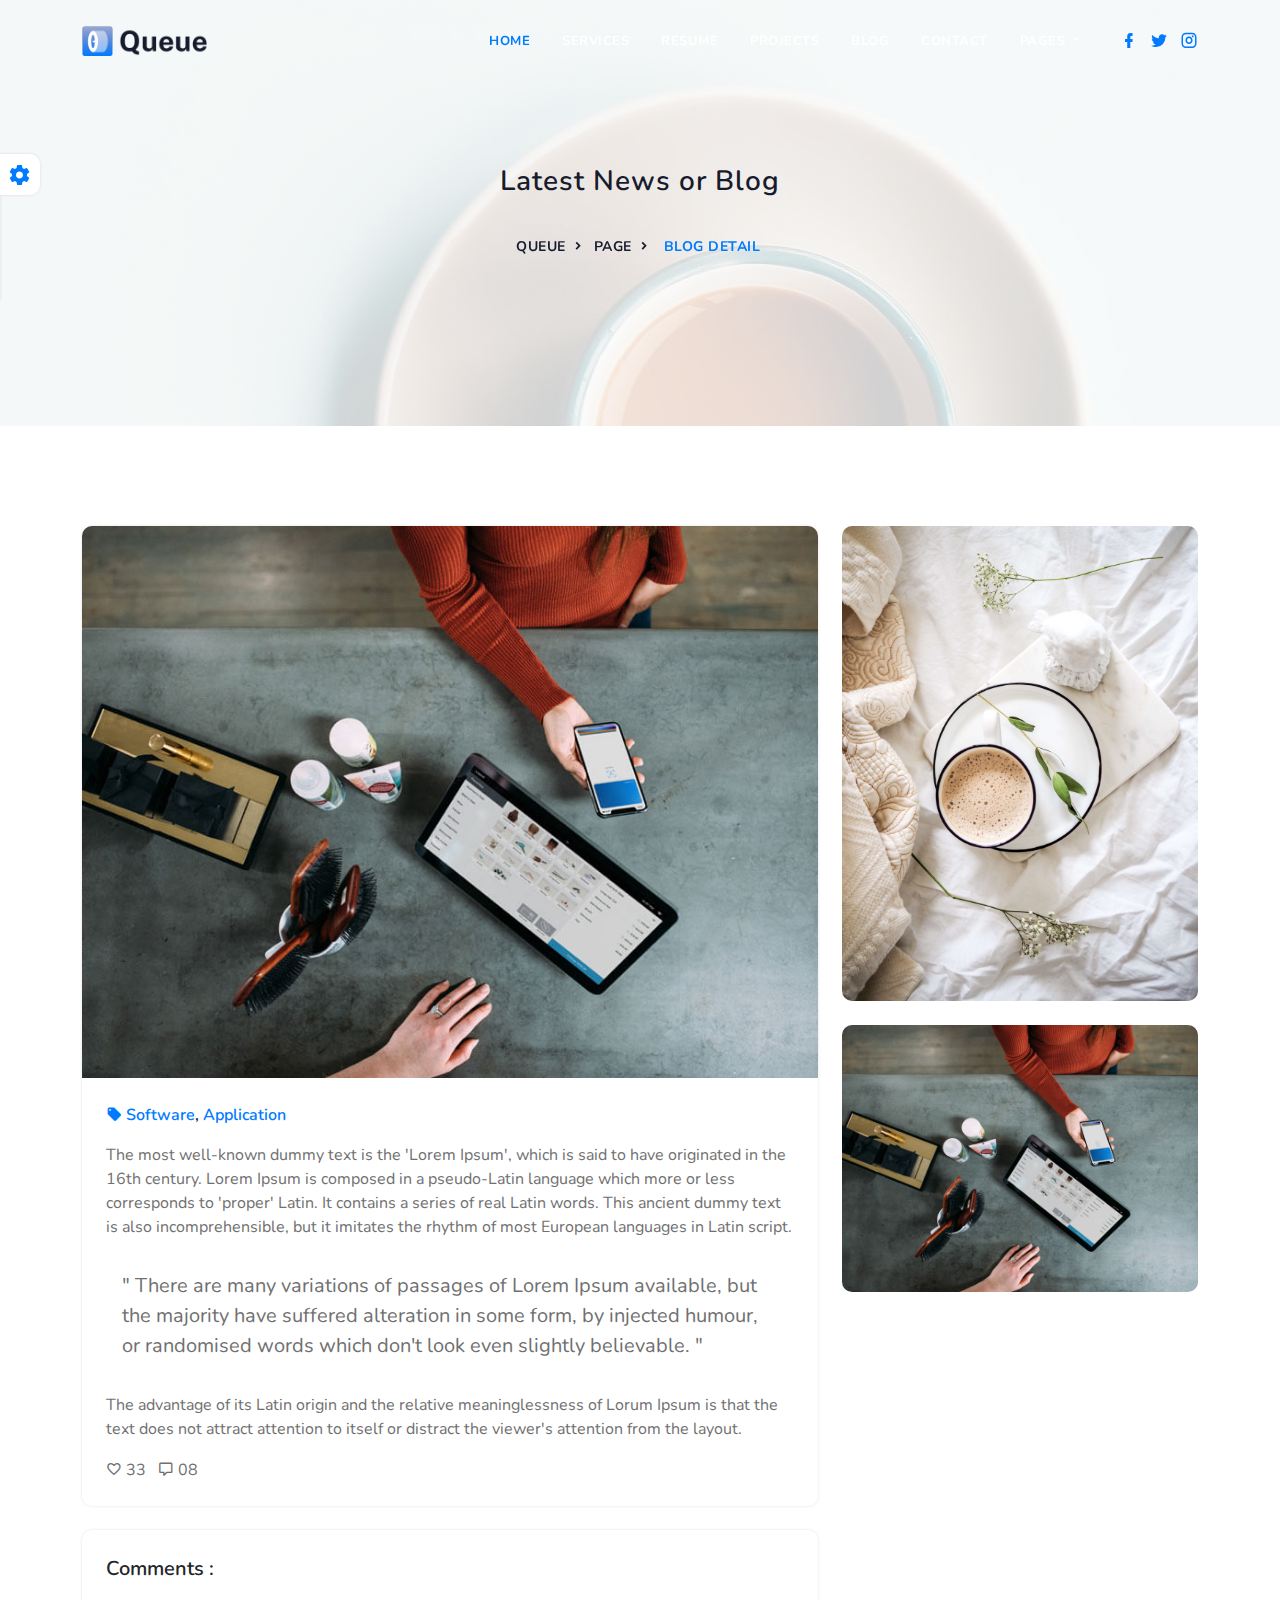
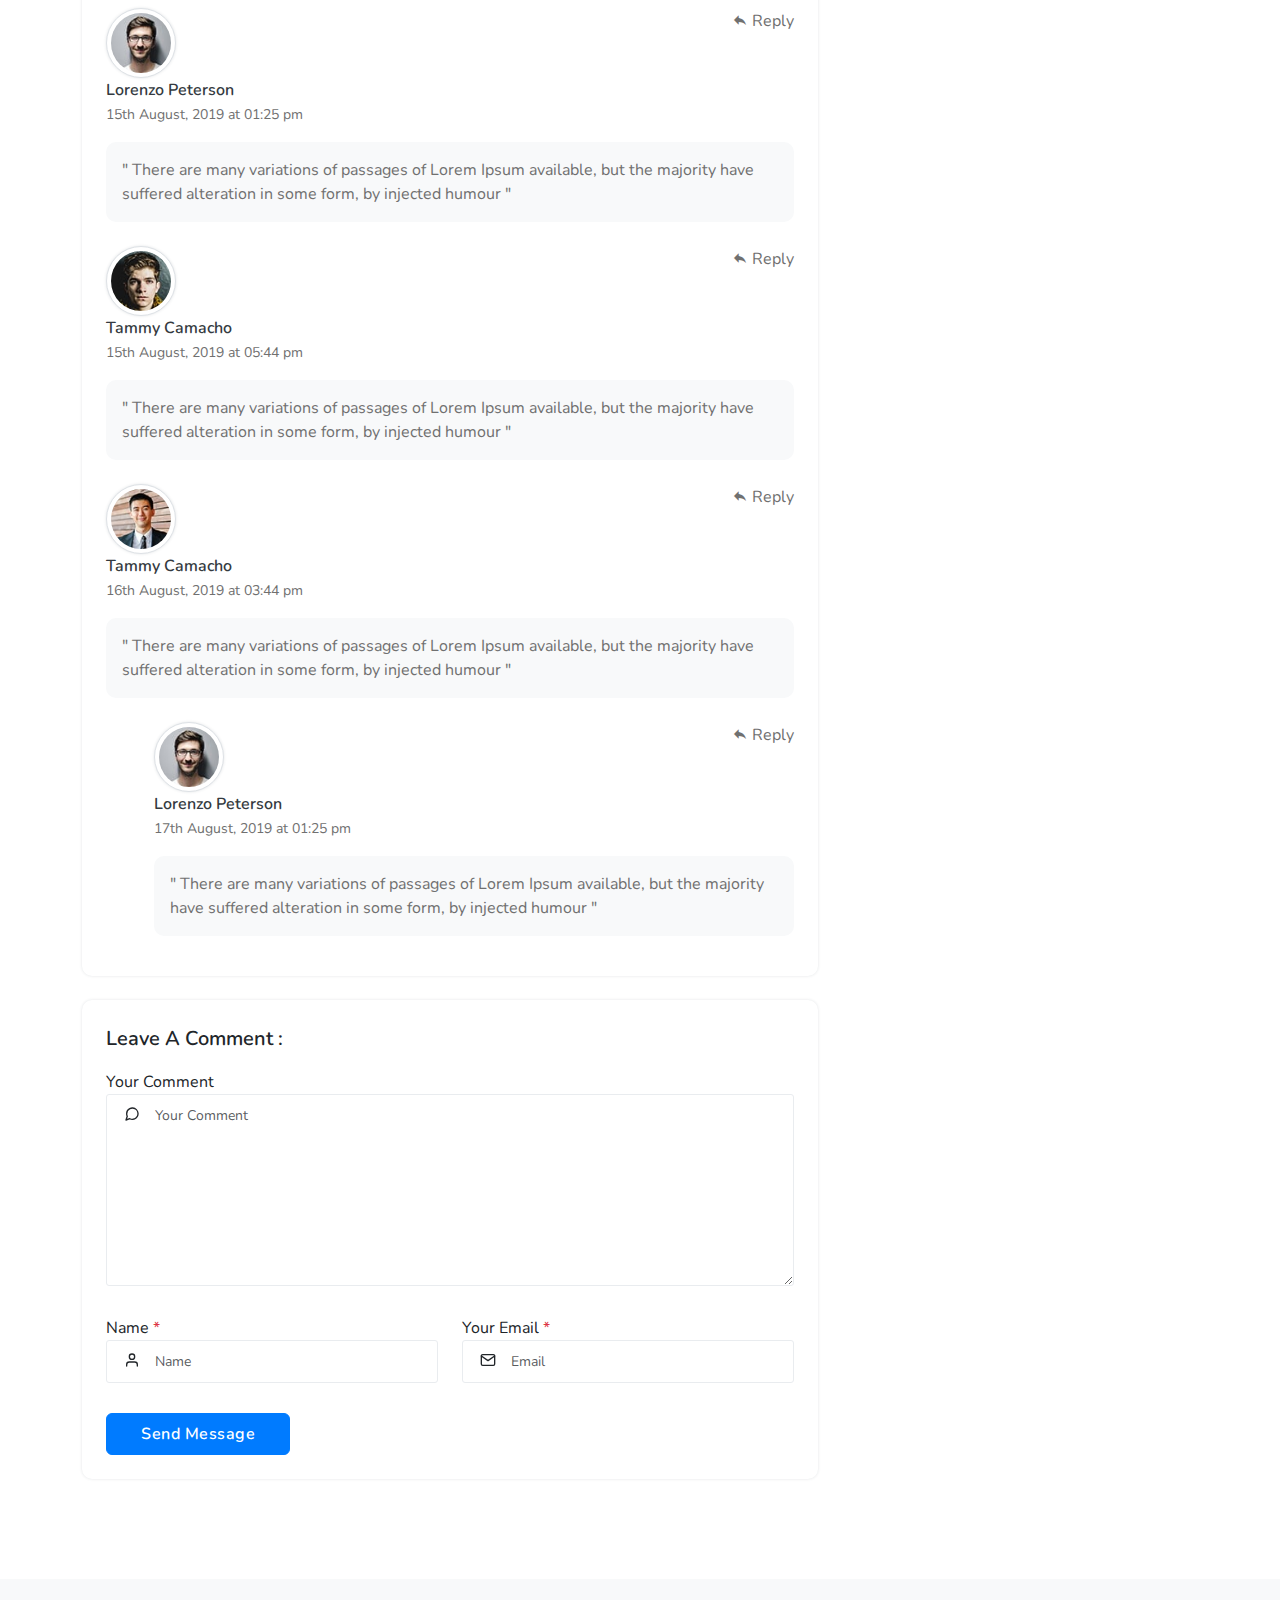
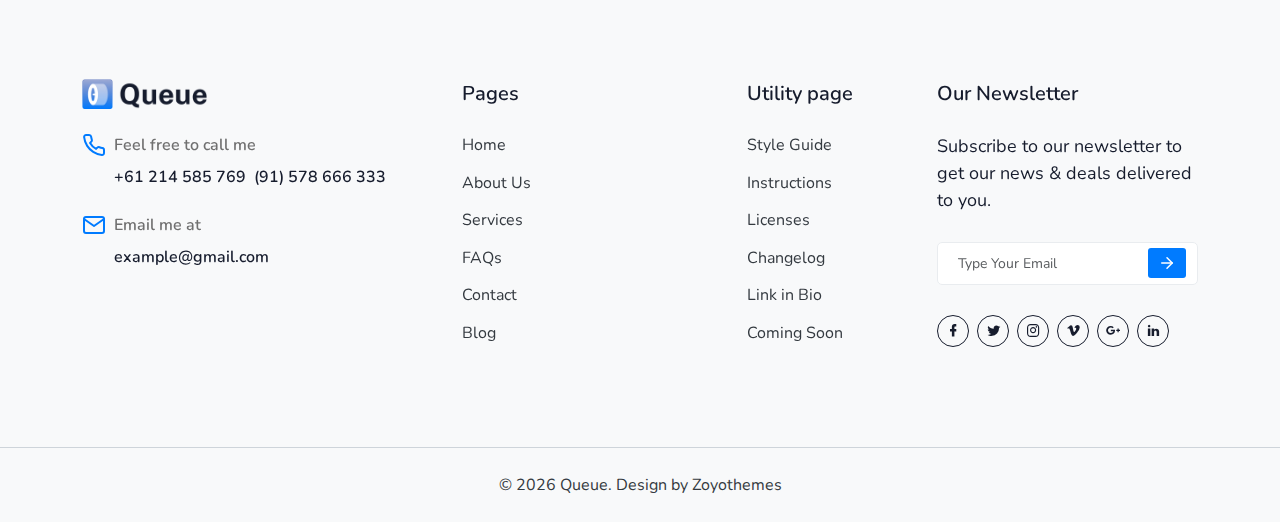
<file: page-blog-detail.html>
<!DOCTYPE html>
    <html lang="en">

    <head>
        <meta charset="utf-8" />
        <title>Queue - Personal Portfolio Template</title>
        <meta name="viewport" content="width=device-width, initial-scale=1.0">
        <meta name="description" content="Premium Bootstrap 4 Landing Page Template" />
        <meta name="keywords" content="bootstrap 4, premium, marketing, multipurpose" />
        <meta content="Zoyothemes" name="author" />
        <!-- favicon -->
        <link rel="shortcut icon" href="images/favicon.ico">
        <!-- Bootstrap -->
        <link href="css/bootstrap.min.css" rel="stylesheet" type="text/css" />
        <!-- Icons -->
        <link href="css/materialdesignicons.min.css" rel="stylesheet" type="text/css" />
        <!-- Main css File -->
        <link href="css/style.css" rel="stylesheet" type="text/css" id="theme-opt"/>
        <link href="css/colors/default.css" rel="stylesheet" id="color-opt">
    </head>

    <body data-bs-spy="scroll" data-bs-offset="20" data-bs-target="#navbar-navlist">
        <!-- Loader -->
        <div id="preloader">
            <div id="status">
                <div class="spinner">
                    <div class="double-bounce1"></div>
                    <div class="double-bounce2"></div>
                </div>
            </div>
        </div>
        <!-- Loader -->

        <!-- Navbar Start -->
        <nav id="navbar" class="navbar navbar-expand-lg fixed-top navbar-custom navbar-light sticky">
    		<div class="container">
                <!-- Logo container-->
                <a class='navbar-brand' href='index.html'>
                    <img src="images/logo-dark.png" class="logo-light" alt="" style="height: 30px;">
                    <img src="images/logo-dark.png" class="logo-dark" alt="" style="height: 30px;">
                </a>

                <button class="navbar-toggler" type="button" data-bs-toggle="collapse" data-bs-target="#navbarCollapse" aria-controls="navbarCollapse" aria-expanded="false" aria-label="Toggle navigation">
                    <i class="mdi mdi-menu"></i>
                </button>

                <div class="collapse navbar-collapse navigation" id="navbarCollapse">
                    <ul id="navbar-navlist" class="navbar-nav ms-auto">
                        <li class="nav-item active">
                            <a class='nav-link' href='index.html#home'>Home</a>
                        </li><!--end nav item-->
                        <li class="nav-item">
                            <a class='nav-link' href='index.html#services'>Services</a>
                        </li><!--end nav item-->
                        <li class="nav-item">
                            <a class='nav-link' href='index.html#resume'>Resume</a>
                        </li><!--end nav item-->
                        <li class="nav-item">
                            <a class='nav-link' href='index.html#projects'>Projects</a>
                        </li><!--end nav item-->
                        <li class="nav-item">
                            <a class='nav-link' href='index.html#news'>Blog</a>
                        </li><!--end nav item-->
                        <li class="nav-item">
                            <a class='nav-link' href='index.html#contact'>Contact</a>
                        </li><!--end nav item-->
                        <li class="nav-item dropdown">
                            <a class="nav-link dropdown-toggle" href="page-blog-detail.html" id="navbarDropdown" role="button" data-bs-toggle="dropdown" aria-haspopup="true" aria-expanded="false">Pages
                            </a>
                            <div class="dropdown-menu rounded m-0" aria-labelledby="navbarDropdown">
                                <div class="container ms-0 ms-md-0">
                                    <div class="row">
                                        <div class="col-md-12">
                                            <a class='dropdown-item' href='page-blog.html'>Blog</a>
                                            <a class='dropdown-item' href='page-blog-detail.html'>Blog Detail</a>
                                            <a class='dropdown-item' href='page-portfolio.html'>Portfolio</a>
                                            <a class='dropdown-item' href='page-portfolio-detail.html'>Portfolio Detail</a>
                                        </div><!--end col-->
                                    </div><!--end row-->
                                </div><!--end container-->
                            </div>
                        </li><!--end nav item-->
                    </ul>

                    <ul class="top-right text-right list-unstyled list-inline mb-0 mt-2 mt-sm-0 nav-social">
                        <li class="list-inline-item me-2"><a href="javascript:void(0)"><i class="mdi mdi-facebook"></i></a></li>
                        <li class="list-inline-item me-2"><a href="javascript:void(0)"><i class="mdi mdi-twitter"></i></a></li>
                        <li class="list-inline-item"><a href="javascript:void(0)"><i class="mdi mdi-instagram"></i></a></li>
                    </ul>
                    
                </div> 
            </div><!--end container-->
		</nav><!--end navbar-->
        <!-- Navbar End -->

        <!-- Hero Start -->
        <section class="bg-half d-table w-100" style="background: url('images/bg-posted.jpg')center center;">
            <div class="bg-overlay bg-overlay-white"></div>
            <div class="container">
                <div class="row justify-content-center">
                    <div class="col-lg-12 text-center">
                        <div class="page-next-level">
                            <h4 class="title text-black"> Latest News or Blog </h4>
                            <div class="page-next mt">
                                <nav aria-label="breadcrumb" class="d-inline-block">
                                    <ul class="breadcrumb rounded mb-0 mt-3">
                                        <li class="breadcrumb-item"><a href='index.html'>Queue</a></li>
                                        <li class="breadcrumb-item"><a href="javascript:void(0)">Page</a></li>
                                        <li class="breadcrumb-item active" aria-current="page">BLOG DETAIL</li>
                                    </ul>
                                </nav>
                            </div>
                        </div>
                    </div>  <!--end col-->
                </div><!--end row-->
            </div> <!--end container-->
        </section><!--end section-->
        <!-- Hero End -->

        <!-- Blog STart -->
        <section class="section">
            <div class="container">
                <div class="row">
                    <!-- BLog Start -->
                    <div class="col-lg-8 col-md-6">
                        <div class="card blog blog-detail border-0 shadow rounded">
                            <img src="images/blog/01.jpg" class="img-fluid rounded-top" alt="">
                            <div class="card-body content">
                                <h6><i class="mdi mdi-tag text-primary me-1"></i><a href="javscript:void(0)" class="text-primary">Software</a>, <a href="javscript:void(0)" class="text-primary">Application</a></h6>
                                <p class="text-muted mt-3">The most well-known dummy text is the 'Lorem Ipsum', which is said to have originated in the 16th century. Lorem Ipsum is composed in a pseudo-Latin language which more or less corresponds to 'proper' Latin. It contains a series of real Latin words. This ancient dummy text is also incomprehensible, but it imitates the rhythm of most European languages in Latin script. </p>
                                <blockquote class="blockquote mt-3 p-3">
                                    <p class="text-muted mb-0 font-italic">" There are many variations of passages of Lorem Ipsum available, but the majority have suffered alteration in some form, by injected humour, or randomised words which don't look even slightly believable. "</p>
                                </blockquote>
                                <p class="text-muted">The advantage of its Latin origin and the relative meaninglessness of Lorum Ipsum is that the text does not attract attention to itself or distract the viewer's attention from the layout.</p>
                                <div class="post-meta mt-3">
                                    <ul class="list-unstyled mb-0">
                                        <li class="list-inline-item me-2"><a href="javascript:void(0)" class="text-muted like"><i class="mdi mdi-heart-outline me-1"></i>33</a></li>
                                        <li class="list-inline-item"><a href="javascript:void(0)" class="text-muted comments"><i class="mdi mdi-comment-outline me-1"></i>08</a></li>
                                    </ul>
                                </div>
                            </div>
                        </div>
                        

                        <div class="card shadow rounded border-0 mt-4">
                            <div class="card-body">
                                <h5 class="card-title mb-0">Comments :</h5>

                                <ul class="media-list list-unstyled mb-0">
                                    <li class="mt-4">
                                        <div class="d-flex justify-content-between">
                                            <div class="media align-items-center">
                                                <a class="pr-3" href="page-blog-detail.html#">
                                                    <img src="images/client/01.jpg" class="img-fluid avatar avatar-md-sm rounded-circle shadow img-thumbnail" alt="img">
                                                </a>
                                                <div class="commentor-detail">
                                                    <h6 class="mb-0"><a href="javascript:void(0)" class="text-dark media-heading">Lorenzo Peterson</a></h6>
                                                    <small class="text-muted">15th August, 2019 at 01:25 pm</small>
                                                </div>
                                            </div>
                                            <a href="page-blog-detail.html#" class="text-muted"><i class="mdi mdi-reply"></i> Reply</a>
                                        </div>
                                        <div class="mt-3">
                                            <p class="text-muted font-italic p-3 bg-light rounded">" There are many variations of passages of Lorem Ipsum available, but the majority have suffered alteration in some form, by injected humour "</p>
                                        </div>
                                    </li>
    
                                    <li class="mt-4">
                                        <div class="d-flex justify-content-between">
                                            <div class="media align-items-center">
                                                <a class="pr-3" href="page-blog-detail.html#">
                                                    <img src="images/client/02.jpg" class="img-fluid avatar avatar-md-sm rounded-circle shadow img-thumbnail" alt="img">
                                                </a>
                                                <div class="commentor-detail">
                                                    <h6 class="mb-0"><a href="javascript:void(0)" class="media-heading text-dark">Tammy Camacho</a></h6>
                                                    <small class="text-muted">15th August, 2019 at 05:44 pm</small>
                                                </div>
                                            </div>
                                            <a href="page-blog-detail.html#" class="text-muted"><i class="mdi mdi-reply"></i> Reply</a>
                                        </div>
                                        <div class="mt-3">
                                            <p class="text-muted font-italic p-3 bg-light rounded">" There are many variations of passages of Lorem Ipsum available, but the majority have suffered alteration in some form, by injected humour "</p>
                                        </div>
                                    </li>
                                    
                                    <li class="mt-4">
                                        <div class="d-flex justify-content-between">
                                            <div class="media align-items-center">
                                                <a class="pr-3" href="page-blog-detail.html#">
                                                    <img src="images/client/03.jpg" class="img-fluid avatar avatar-md-sm rounded-circle shadow img-thumbnail" alt="img">
                                                </a>
                                                <div class="commentor-detail">
                                                    <h6 class="mb-0"><a href="javascript:void(0)" class="media-heading text-dark">Tammy Camacho</a></h6>
                                                    <small class="text-muted">16th August, 2019 at 03:44 pm</small>
                                                </div>
                                            </div>
                                            <a href="page-blog-detail.html#" class="text-muted"><i class="mdi mdi-reply"></i> Reply</a>
                                        </div>
                                        <div class="mt-3">
                                            <p class="text-muted font-italic p-3 bg-light rounded">" There are many variations of passages of Lorem Ipsum available, but the majority have suffered alteration in some form, by injected humour "</p>
                                        </div>
    
                                        <ul class="list-unstyled ps-4 ps-md-5 sub-comment">
                                            <li class="mt-4">
                                                <div class="d-flex justify-content-between">
                                                    <div class="media align-items-center">
                                                        <a class="pr-3" href="page-blog-detail.html#">
                                                            <img src="images/client/01.jpg" class="img-fluid avatar avatar-md-sm rounded-circle shadow img-thumbnail" alt="img">
                                                        </a>
                                                        <div class="commentor-detail">
                                                            <h6 class="mb-0"><a href="javascript:void(0)" class="text-dark media-heading">Lorenzo Peterson</a></h6>
                                                            <small class="text-muted">17th August, 2019 at 01:25 pm</small>
                                                        </div>
                                                    </div>
                                                    <a href="page-blog-detail.html#" class="text-muted"><i class="mdi mdi-reply"></i> Reply</a>
                                                </div>
                                                <div class="mt-3">
                                                    <p class="text-muted font-italic p-3 bg-light rounded">" There are many variations of passages of Lorem Ipsum available, but the majority have suffered alteration in some form, by injected humour "</p>
                                                </div>
                                            </li>
                                        </ul>
                                    </li>
                                </ul>
                            </div>
                        </div>
                        
                        <!-- Leave A Comment -->
                        <div class="card shadow rounded border-0 mt-4">
                            <div class="card-body">
                                <h5 class="card-title mb-0">Leave A Comment :</h5>

                                <form class="mt-3">
                                    <div class="row">
                                        <div class="col-md-12">
                                            <div class="form-group position-relative">
                                                <label>Your Comment</label>
                                                <i data-feather="message-circle" class="fea icon-sm icons"></i>
                                                <textarea id="message" placeholder="Your Comment" rows="5" name="message" class="form-control ps-5" required=""></textarea>
                                            </div>
                                        </div><!--end col-->
    
                                        <div class="col-lg-6">
                                            <div class="form-group position-relative">
                                                <label>Name <span class="text-danger">*</span></label>
                                                <i data-feather="user" class="fea icon-sm icons"></i>
                                                <input id="name" name="name" type="text" placeholder="Name" class="form-control ps-5" required="">
                                            </div>
                                        </div><!--end col-->
    
                                        <div class="col-lg-6">
                                            <div class="form-group position-relative">
                                                <label>Your Email <span class="text-danger">*</span></label>
                                                <i data-feather="mail" class="fea icon-sm icons"></i>
                                                <input id="email" type="email" placeholder="Email" name="email" class="form-control ps-5" required="">
                                            </div>
                                        </div><!--end col-->
    
                                        <div class="col-md-12">
                                            <div class="send">
                                                <button type="submit" class="btn btn-primary">Send Message</button>
                                            </div>
                                        </div><!--end col-->
                                    </div><!--end row-->
                                </form><!--end form-->
                            </div>
                        </div>
                    </div>
                    <!-- Blog End -->

                    <!-- START SIDEBAR -->
                    <div class="col-lg-4 col-md-6 col-12 mt-4 mt-sm-0 pt-2 pt-sm-0">
                        <div class="sticky-sidebar">
                            <img src="images/blog/blog-details.jpg" class="img-fluid rounded d-block" alt="image">
                            <img src="images/blog/06.jpg" class="img-fluid rounded mt-4" alt="image">
                        </div>
                    </div><!--end col-->
                    <!-- END SIDEBAR -->

                </div><!--end row-->
            </div><!--end container-->
        </section>

        <!-- Footer Start -->
        <footer class="bg-light">
            <div class="container">
                <div class="footer-section">
                    <div class="row">
                        <div class="col-lg-4 col-md-4 mb-0">
                            <div>
                                <div class="footer-brand">
                                    <img src="images/logo-dark.png" class="img-fluid" alt="" style="height: 30px;">
                                </div>
            
                                <div class="footer-meta-item d-flex gap-2 mb-4">
                                    <i data-feather="phone" class="fea icon-xl text-primary"></i>
                                    <div>
                                        <h5 class="text-muted font-16 fw-semibold mb-0 mb-2">Feel free to call me</h5>
                                        <div class="d-flex justify-content-center align-items-center gap-2">
                                            <h5 class="text-black font-16 fw-semibold mb-0">+61 214 585 769</h5>
                                            <h5 class="text-black font-16 fw-semibold mb-0">(91) 578 666 333</h5>
                                        </div>
                                    </div>
                                </div>

                                <div class="footer-meta-item d-flex gap-2">
                                    <i data-feather="mail" class="fea icon-xl text-primary"></i>
                                    <div>
                                        <h5 class="text-muted font-16 fw-semibold mb-0 mb-2">Email me at</h5>
                                        <div class="d-flex justify-content-center align-items-center gap-2">
                                            <h5 class="text-black font-16 fw-semibold mb-0">example@gmail.com</h5>
                                        </div>
                                    </div>
                                </div>    
                            </div>
                        </div>
        
                        <div class="col-lg-3 col-md-3">
                            <div>
                                <div class="footer-main">
                                    <h6 class="footer-title mb-0">Pages</h6>
                                </div>
                                <div class="footer-pages">
                                    <ul class="d-flex flex-column gap-2 list-unstyled mb-0">
                                        <li class="mt-0"><a class="menu-link" href="page-blog-detail.html#">Home</a></li>
                                        <li><a class="menu-link" href="page-blog-detail.html#">About Us</a></li>
                                        <li><a class="menu-link" href="page-blog-detail.html#">Services</a></li>
                                        <li><a class="menu-link" href="page-blog-detail.html#">FAQs</a></li>
                                        <li><a class="menu-link" href="page-blog-detail.html#">Contact</a></li>
                                        <li><a class="menu-link" href="page-blog-detail.html#">Blog</a></li>
                                    </ul>
                                </div>
                            </div>
                        </div>
        
                        <div class="col-lg-2 col-md-2">
                            <div>
                                <div class="footer-main">
                                    <h6 class="footer-title mb-0">Utility page</h6>
                                </div>
                                <div class="footer-pages">
                                    <ul class="d-flex flex-column gap-2 list-unstyled mb-0">
                                        <li class="mt-0"><a class="menu-link" href="page-blog-detail.html#">Style Guide</a></li>
                                        <li><a class="menu-link" href="page-blog-detail.html#">Instructions</a></li>
                                        <li><a class="menu-link" href="page-blog-detail.html#">Licenses</a></li>
                                        <li><a class="menu-link" href="page-blog-detail.html#">Changelog</a></li>
                                        <li><a class="menu-link" href="page-blog-detail.html#">Link in Bio</a></li>
                                        <li><a class="menu-link" href="page-blog-detail.html#">Coming Soon</a></li>
                                    </ul>
                                </div>
                            </div>
                        </div>
        
                        <div class="col-lg-3 col-md-3">
                            <div class="footer-main-section h-100 d-flex align-items-start flex-column">
                                <div class="footer-main mb-20">
                                    <h6 class="footer-title mb-0">Our Newsletter</h6>
                                </div>
    
                                <div class="footer-newsletter">
                                    <p class="mb-4 pb-1 font-18">Subscribe to our newsletter to get our news &amp; deals delivered to you.</p>
    
                                    <div class="subscribe">
                                        <form>
                                            <div class="form-group">
                                                <div class="position-relative">
                                                    <input type="email" class="form-control" id="emailId" placeholder="Type Your Email">
                                                    <button type="submit" class="d-inline-flex align-items-center justify-content-center btn btn btn-primary">
                                                        <svg xmlns="http://www.w3.org/2000/svg" width="18" height="18" viewBox="0 0 24 24" fill="none" stroke="currentColor" stroke-width="2" stroke-linecap="round" stroke-linejoin="round" class="lucide lucide-arrow-right"><path d="M5 12h14"></path><path d="m12 5 7 7-7 7"></path>
                                                        </svg>
                                                    </button>
                                                </div>
                                            </div>
                                        </form>
                                    </div>
                                </div>
    
                                <div class="footer-social mt-auto">
                                    <ul class="list-unstyled mb-0 mt-0 social-icon">
                                        <li class="list-inline-item me-1"><a href="javascript:void(0)" class="rounded-circle"><i class="mdi mdi-facebook"></i></a></li>
                                        <li class="list-inline-item me-1"><a href="javascript:void(0)" class="rounded-circle"><i class="mdi mdi-twitter"></i></a></li>
                                        <li class="list-inline-item me-1"><a href="javascript:void(0)" class="rounded-circle"><i class="mdi mdi-instagram"></i></a></li>
                                        <li class="list-inline-item me-1"><a href="javascript:void(0)" class="rounded-circle"><i class="mdi mdi-vimeo"></i></a></li>
                                        <li class="list-inline-item me-1"><a href="javascript:void(0)" class="rounded-circle"><i class="mdi mdi-google-plus"></i></a></li>
                                        <li class="list-inline-item me-1"><a href="javascript:void(0)" class="rounded-circle"><i class="mdi mdi-linkedin"></i></a></li>
                                    </ul>
                                </div>
                            </div>
                            

                        </div>
                    </div>
                </div>                
            </div>

            <div class="footer-bar">
                <div class="container">
                    <div class="container text-foot text-center">
                        <p class="mb-0 text-dark">© <script>document.write(new Date().getFullYear())</script> Queue. Design by <a href="javascript:void(0)" class="text-dark">Zoyothemes</a></p>
                    </div>
                </div>
            </div>
            
        </footer>
        <!-- Footer End -->

        <a href="javascript: void(0);" class="back-to-top btn btn-icon btn-soft-primary" id="back-to-top" onclick="topFunction()">
            <i data-feather="arrow-up" class="icons"></i>
        </a>
        <!-- Back to top -->

        <!-- Style switcher -->
        <div id="style-switcher" class="bg-light border p-3 pt-2 pb-2" onclick="toggleSwitcher()">
            <div>
                <h6 class="color-scheme-title text-center font-weight-bolder mb-2">Select your color</h6>
                <ul class="pattern text-center mb-0">
                    <li class="list-inline-item">
                        <a class="default" href="javascript: void(0);" onclick="setColor('default')"></a>
                    </li>
                    <li class="list-inline-item">
                        <a class="blue" href="javascript: void(0);" onclick="setColor('red')"></a>
                    </li>
                    <li class="list-inline-item">
                        <a class="green" href="javascript: void(0);" onclick="setColor('green')"></a>
                    </li>
                    <li class="list-inline-item">
                        <a class="mosaic-blue" href="javascript: void(0);" onclick="setColor('mosaic-blue')"></a>
                    </li>
                    <li class="list-inline-item">
                        <a class="light-yellow" href="javascript: void(0);" onclick="setColor('light-yellow')"></a>
                    </li>  
                    <li class="list-inline-item">
                        <a class="purple" href="javascript: void(0);" onclick="setColor('purple')"></a>
                    </li>            
                </ul>
                <div class="bottom">
                    <a href="javascript: void(0);" class="settings bg-white shadow d-block"><i class="mdi mdi-settings mdi-24px position-absolute mdi-spin text-primary"></i></a>
                </div>
            </div>
        </div>
        <!-- end Style switcher -->


        <!-- Javascript -->
        <script src="js/bootstrap.bundle.min.js"></script>

        <!-- Feather icon -->
        <script src="js/feather.min.js"></script>

        <!-- Switcher -->
        <script src="js/switcher.js"></script>

        <!-- Main Js -->
        <script src="js/app.js"></script>

    </body>
</html>
</file>
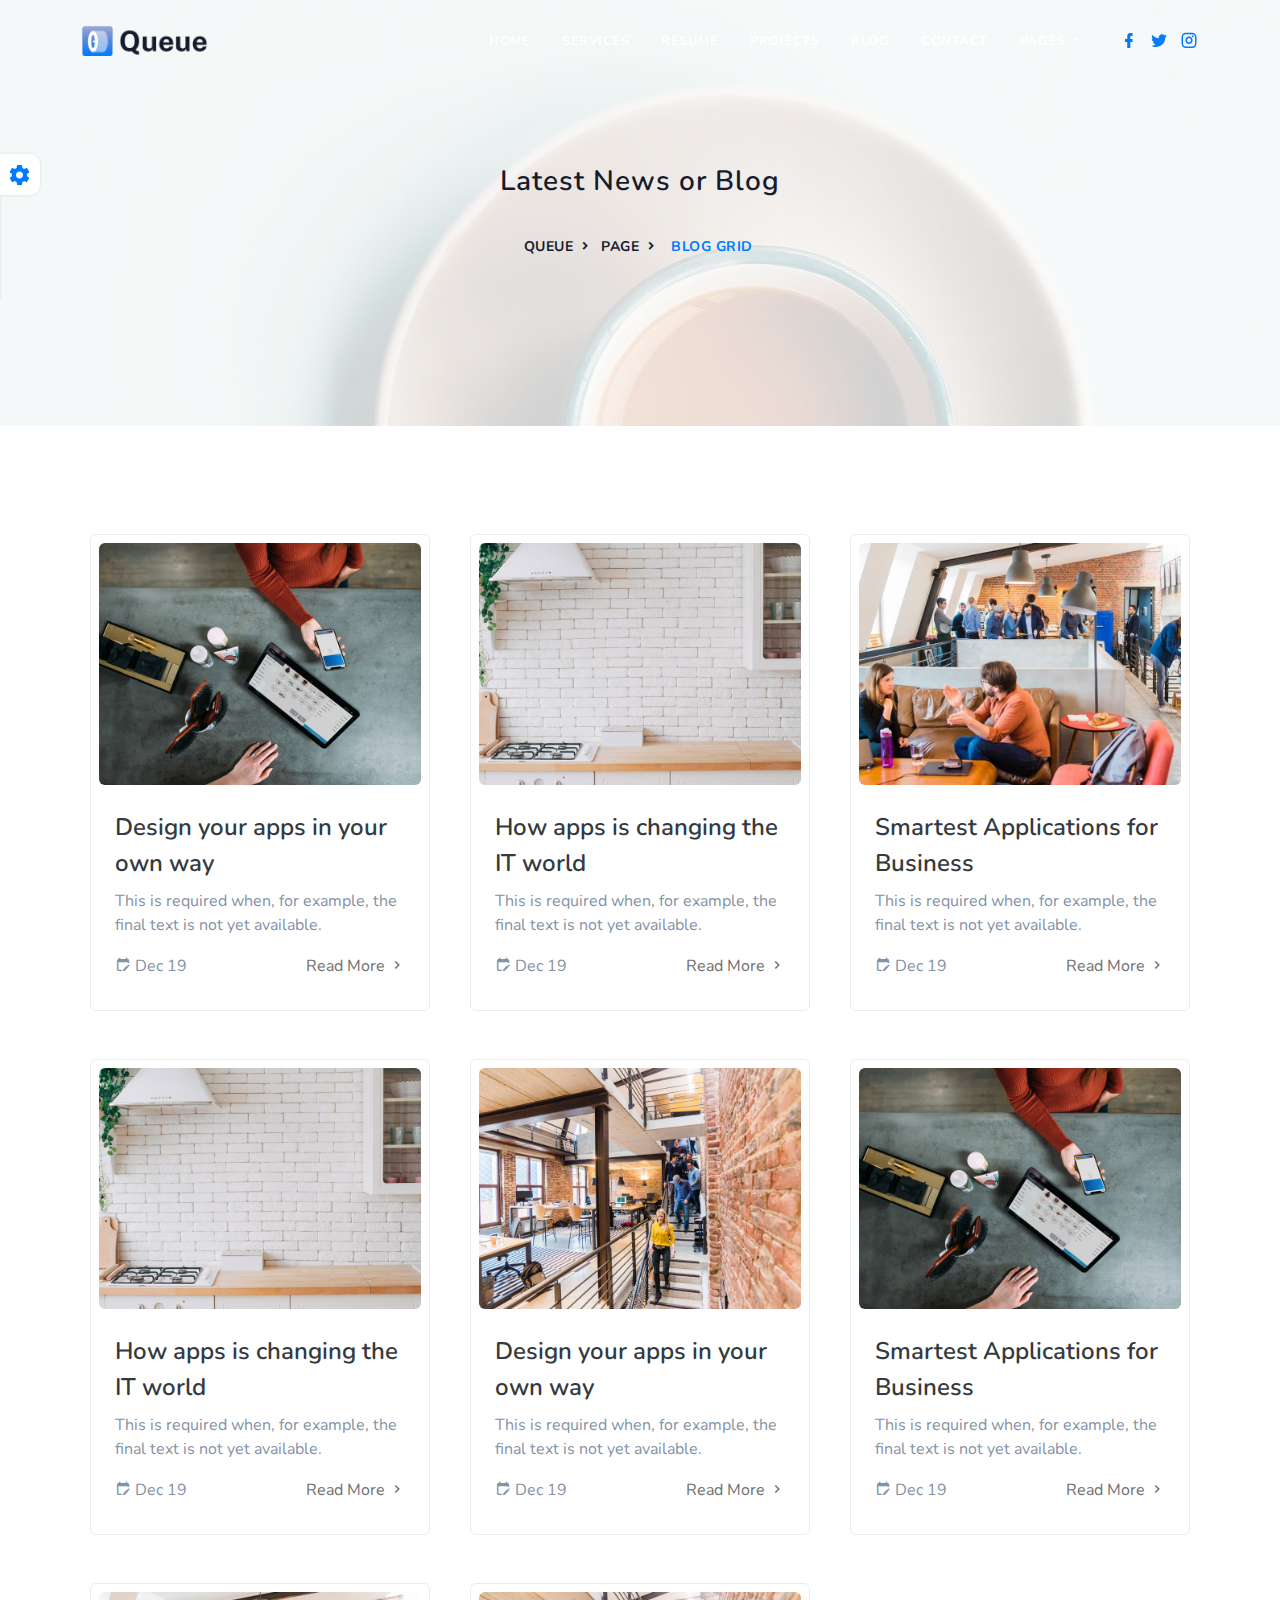
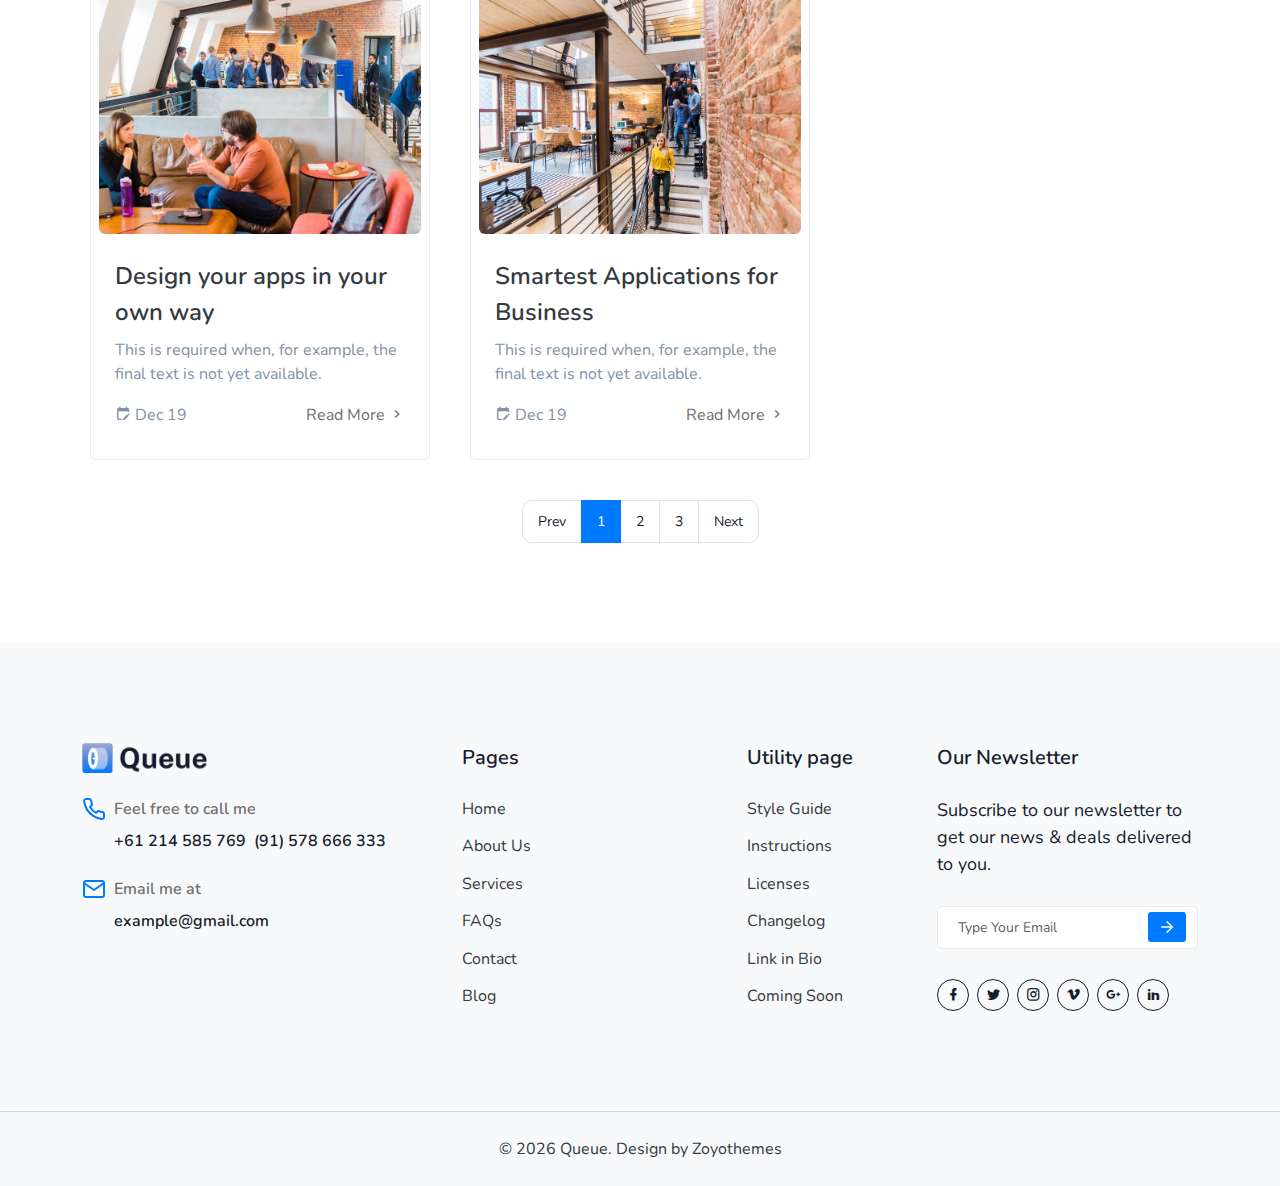
<file: page-blog.html>
<!DOCTYPE html>
    <html lang="en">

    <head>
        <meta charset="utf-8" />
        <title>Queue - Personal Portfolio Template</title>
        <meta name="viewport" content="width=device-width, initial-scale=1.0">
        <meta name="description" content="Premium Bootstrap 4 Landing Page Template" />
        <meta name="keywords" content="bootstrap 4, premium, marketing, multipurpose" />
        <meta content="Zoyothemes" name="author" />
        <!-- favicon -->
        <link rel="shortcut icon" href="images/favicon.ico">
        <!-- Bootstrap -->
        <link href="css/bootstrap.min.css" rel="stylesheet" type="text/css" />
        <!-- Icons -->
        <link href="css/materialdesignicons.min.css" rel="stylesheet" type="text/css" />
        <!-- Main css File -->
        <link href="css/style.css" rel="stylesheet" type="text/css" id="theme-opt"/>
        <link href="css/colors/default.css" rel="stylesheet" id="color-opt">
    </head>

    <body data-bs-spy="scroll" data-bs-offset="20" data-bs-target="#navbar-navlist">
        <!-- Loader -->
        <div id="preloader">
            <div id="status">
                <div class="spinner">
                    <div class="double-bounce1"></div>
                    <div class="double-bounce2"></div>
                </div>
            </div>
        </div>
        <!-- Loader -->

        <!-- Navbar Start -->
        <nav id="navbar" class="navbar navbar-expand-lg fixed-top navbar-custom navbar-light sticky">
    		<div class="container">
                <!-- Logo container-->
                <a class='navbar-brand' href='index.html'>
                    <img src="images/logo-dark.png" class="logo-light" alt="" style="height: 30px;">
                    <img src="images/logo-dark.png" class="logo-dark" alt="" style="height: 30px;">
                </a>

                <button class="navbar-toggler" type="button" data-bs-toggle="collapse" data-bs-target="#navbarCollapse" aria-controls="navbarCollapse" aria-expanded="false" aria-label="Toggle navigation">
                    <i class="mdi mdi-menu"></i>
                </button>

                <div class="collapse navbar-collapse navigation" id="navbarCollapse">
                    <ul id="navbar-navlist" class="navbar-nav ms-auto">
                        <li class="nav-item">
                            <a class='nav-link' href='index.html#home'>Home</a>
                        </li><!--end nav item-->
                        <li class="nav-item">
                            <a class='nav-link' href='index.html#services'>Services</a>
                        </li><!--end nav item-->
                        <li class="nav-item">
                            <a class='nav-link' href='index.html#resume'>Resume</a>
                        </li><!--end nav item-->
                        <li class="nav-item">
                            <a class='nav-link' href='index.html#projects'>Projects</a>
                        </li><!--end nav item-->
                        <li class="nav-item">
                            <a class='nav-link' href='index.html#news'>Blog</a>
                        </li><!--end nav item-->
                        <li class="nav-item">
                            <a class='nav-link' href='index.html#contact'>Contact</a>
                        </li><!--end nav item-->
                        <li class="nav-item dropdown">
                            <a class="nav-link dropdown-toggle" href="page-blog.html" id="navbarDropdown" role="button" data-bs-toggle="dropdown" aria-haspopup="true" aria-expanded="false">Pages
                            </a>
                            <div class="dropdown-menu rounded m-0" aria-labelledby="navbarDropdown">
                                <div class="container ms-0 ms-md-0">
                                    <div class="row">
                                        <div class="col-md-12">
                                            <a class='dropdown-item' href='page-blog.html'>Blog</a>
                                            <a class='dropdown-item' href='page-blog-detail.html'>Blog Detail</a>
                                            <a class='dropdown-item' href='page-portfolio.html'>Portfolio</a>
                                            <a class='dropdown-item' href='page-portfolio-detail.html'>Portfolio Detail</a>
                                        </div><!--end col-->
                                    </div><!--end row-->
                                </div><!--end container-->
                            </div>
                        </li><!--end nav item-->
                    </ul>

                    <ul class="top-right text-right list-unstyled list-inline mb-0 mt-2 mt-sm-0 nav-social">
                        <li class="list-inline-item me-2"><a href="javascript:void(0)"><i class="mdi mdi-facebook"></i></a></li>
                        <li class="list-inline-item me-2"><a href="javascript:void(0)"><i class="mdi mdi-twitter"></i></a></li>
                        <li class="list-inline-item"><a href="javascript:void(0)"><i class="mdi mdi-instagram"></i></a></li>
                    </ul>
                    
                </div> 
            </div><!--end container-->
		</nav><!--end navbar-->
        <!-- Navbar End -->

        <!-- Hero Start -->
        <section class="bg-half bg-light d-table w-100" style="background: url('images/bg-posted.jpg')center center;">
            <div class="bg-overlay bg-overlay-white"></div>
            <div class="container">
                <div class="row justify-content-center">
                    <div class="col-lg-12 text-center">
                        <div class="page-next-level">
                            <h4 class="title text-black"> Latest News or Blog </h4>
                            <div class="page-next">
                                <nav aria-label="breadcrumb" class="d-inline-block">
                                    <ul class="breadcrumb rounded mb-0 mt-3">
                                        <li class="breadcrumb-item"><a href='index.html'>Queue</a></li>
                                        <li class="breadcrumb-item"><a href="javascript:void(0)">Page</a></li>
                                        <li class="breadcrumb-item active" aria-current="page">Blog Grid</li>
                                    </ul>
                                </nav>
                            </div>
                        </div>
                    </div>  <!--end col-->
                </div><!--end row-->
            </div> <!--end container-->
        </section><!--end section-->
        <!-- Hero End -->

        <!-- Blog STart -->
        <section class="section">
            <div class="container">
                <div class="row">
                    <div class="col-lg-4 col-md-6 mb-4 pb-2">
                        <div class="pad-right-left m-2 p-2 rounded-2 border bg-white">
                            <div class="blog-post customer-testi">
                                <div class="position-relative">
                                    <img src="images/blog/01.jpg" class="img-fluid rounded-2" alt="">
                                </div>
                                <div class="content pt-4 pb-4 p-3">
                                    <h5><a class='title text-dark' href='page-blog-detail.html'>Design your apps in your own way</a></h5>
                                    <p class="text-light-muted mb-3">This is required when, for example, the final text is not yet available.</p> 
                                    <div class="post-meta d-flex justify-content-between mt-3">
                                        <ul class="list-unstyled mb-0 d-flex justify-content-between">
                                            <li class="list-inline-item me-2 mb-0"><a href="javascript:void(0)" class="text-light-muted date"><i class="mdi mdi-calendar-edit me-1"></i>Dec 19</a></li>
                                        </ul>
                                        <a href="javascript:void(0)" class="text-muted readmore">Read More <i class="mdi mdi-chevron-right"></i></a>
                                    </div>
                                </div><!--end content-->
                            </div><!--end blog post-->
                        </div>
                    </div><!--end col-->
                    
                    <div class="col-lg-4 col-md-6 mb-4 pb-2">
                        <div class="pad-right-left m-2 p-2 rounded-2 border bg-white">
                            <div class="blog-post rounded customer-testi">
                                <div class="position-relative">
                                    <img src="images/blog/02.jpg" class="img-fluid rounded-2" alt="">
                                </div>
                                <div class="content pt-4 pb-4 p-3">
                                    <h5><a class='title text-dark' href='page-blog-detail.html'>How apps is changing the IT world</a></h5>
                                    <p class="text-light-muted mb-3">This is required when, for example, the final text is not yet available.</p> 
                                    <div class="post-meta d-flex justify-content-between mt-3">
                                        <ul class="list-unstyled mb-0 d-flex justify-content-between">
                                            <li class="list-inline-item me-2 mb-0"><a href="javascript:void(0)" class="text-light-muted date"><i class="mdi mdi-calendar-edit me-1"></i>Dec 19</a></li>
                                        </ul>
                                        <a href="javascript:void(0)" class="text-muted readmore">Read More <i class="mdi mdi-chevron-right"></i></a>
                                    </div>
                                </div><!--end content-->
                            </div><!--end blog post-->
                        </div>
                    </div><!--end col-->
                    
                    <div class="col-lg-4 col-md-6 mb-4 pb-2">
                        <div class="pad-right-left m-2 p-2 rounded-2 border bg-white">
                            <div class="blog-post rounded customer-testi">
                                <div class="position-relative">
                                    <img src="images/blog/03.jpg" class="img-fluid rounded-2" alt="">
                                </div>
                                <div class="content pt-4 pb-4 p-3">
                                    <h5><a class='title text-dark' href='page-blog-detail.html'>Smartest Applications for Business</a></h5>
                                    <p class="text-light-muted mb-3">This is required when, for example, the final text is not yet available.</p> 
                                    <div class="post-meta d-flex justify-content-between mt-3">
                                        <ul class="list-unstyled mb-0 d-flex justify-content-between">
                                            <li class="list-inline-item me-2 mb-0"><a href="javascript:void(0)" class="text-light-muted date"><i class="mdi mdi-calendar-edit me-1"></i>Dec 19</a></li>
                                        </ul>
                                        <a href="javascript:void(0)" class="text-muted readmore">Read More <i class="mdi mdi-chevron-right"></i></a>
                                    </div>
                                </div><!--end content-->
                            </div><!--end blog post-->
                        </div>
                    </div><!--end col-->
                    
                    <div class="col-lg-4 col-md-6 mb-4 pb-2">
                        <div class="pad-right-left m-2 p-2 rounded-2 border bg-white">
                            <div class="blog-post rounded customer-testi">
                                <div class="position-relative">
                                    <img src="images/blog/04.jpg" class="img-fluid rounded-2" alt="">
                                </div>
                                <div class="content pt-4 pb-4 p-3">
                                    <h5><a class='title text-dark' href='page-blog-detail.html'>How apps is changing the IT world</a></h5>
                                    <p class="text-light-muted mb-3">This is required when, for example, the final text is not yet available.</p> 
                                    <div class="post-meta d-flex justify-content-between mt-3">
                                        <ul class="list-unstyled mb-0 d-flex justify-content-between">
                                            <li class="list-inline-item me-2 mb-0"><a href="javascript:void(0)" class="text-light-muted date"><i class="mdi mdi-calendar-edit me-1"></i>Dec 19</a></li>
                                        </ul>
                                        <a href="javascript:void(0)" class="text-muted readmore">Read More <i class="mdi mdi-chevron-right"></i></a>
                                    </div>
                                </div><!--end content-->
                            </div><!--end blog post-->
                        </div>
                    </div><!--end col-->
                    
                    <div class="col-lg-4 col-md-6 mb-4 pb-2">
                        <div class="pad-right-left m-2 p-2 rounded-2 border bg-white">
                            <div class="blog-post rounded customer-testi">
                                <div class="position-relative">
                                    <img src="images/blog/05.jpg" class="img-fluid rounded-2" alt="">
                                </div>
                                <div class="content pt-4 pb-4 p-3">
                                    <h5><a class='title text-dark' href='page-blog-detail.html'>Design your apps in your own way</a></h5>
                                    <p class="text-light-muted mb-3">This is required when, for example, the final text is not yet available.</p> 
                                    <div class="post-meta d-flex justify-content-between mt-3">
                                        <ul class="list-unstyled mb-0 d-flex justify-content-between">
                                            <li class="list-inline-item me-2 mb-0"><a href="javascript:void(0)" class="text-light-muted date"><i class="mdi mdi-calendar-edit me-1"></i>Dec 19</a></li>
                                        </ul>
                                        <a href="javascript:void(0)" class="text-muted readmore">Read More <i class="mdi mdi-chevron-right"></i></a>
                                    </div>
                                </div><!--end content-->
                            </div><!--end blog post-->
                        </div>
                    </div><!--end col-->
                    
                    <div class="col-lg-4 col-md-6 mb-4 pb-2">
                        <div class="pad-right-left m-2 p-2 rounded-2 border bg-white">
                            <div class="blog-post rounded customer-testi">
                                <div class="position-relative">
                                    <img src="images/blog/06.jpg" class="img-fluid rounded-2" alt="">
                                </div>
                                <div class="content pt-4 pb-4 p-3">
                                    <h5><a class='title text-dark' href='page-blog-detail.html'>Smartest Applications for Business</a></h5>
                                    <p class="text-light-muted mb-3">This is required when, for example, the final text is not yet available.</p> 
                                    <div class="post-meta d-flex justify-content-between mt-3">
                                        <ul class="list-unstyled mb-0 d-flex justify-content-between">
                                            <li class="list-inline-item me-2 mb-0"><a href="javascript:void(0)" class="text-light-muted date"><i class="mdi mdi-calendar-edit me-1"></i>Dec 19</a></li>
                                        </ul>
                                        <a href="javascript:void(0)" class="text-muted readmore">Read More <i class="mdi mdi-chevron-right"></i></a>
                                    </div>
                                </div><!--end content-->
                            </div><!--end blog post-->
                        </div>
                    </div><!--end col-->
                    
                    <div class="col-lg-4 col-md-6 mb-4 pb-2">
                        <div class="pad-right-left m-2 p-2 rounded-2 border bg-white">
                            <div class="blog-post rounded customer-testi">
                                <div class="position-relative">
                                    <img src="images/blog/07.jpg" class="img-fluid rounded-2" alt="">
                                </div>
                                <div class="content pt-4 pb-4 p-3">
                                    <h5><a class='title text-dark' href='page-blog-detail.html'>Design your apps in your own way</a></h5>
                                    <p class="text-light-muted mb-3">This is required when, for example, the final text is not yet available.</p> 
                                    <div class="post-meta d-flex justify-content-between mt-3">
                                        <ul class="list-unstyled mb-0 d-flex justify-content-between">
                                            <li class="list-inline-item me-2 mb-0"><a href="javascript:void(0)" class="text-light-muted date"><i class="mdi mdi-calendar-edit me-1"></i>Dec 19</a></li>
                                        </ul>
                                        <a href="javascript:void(0)" class="text-muted readmore">Read More <i class="mdi mdi-chevron-right"></i></a>
                                    </div>
                                </div><!--end content-->
                            </div><!--end blog post-->
                        </div>
                    </div><!--end col-->
                    
                    <div class="col-lg-4 col-md-6 mb-4 pb-2">
                        <div class="pad-right-left m-2 p-2 rounded-2 border bg-white">
                            <div class="blog-post rounded customer-testi">
                                <div class="position-relative">
                                    <img src="images/blog/08.jpg" class="img-fluid rounded-2" alt="">
                                </div>
                                <div class="content pt-4 pb-4 p-3">
                                    <h5><a class='title text-dark' href='page-blog-detail.html'>Smartest Applications for Business</a></h5>
                                    <p class="text-light-muted mb-3">This is required when, for example, the final text is not yet available.</p> 
                                    <div class="post-meta d-flex justify-content-between mt-3">
                                        <ul class="list-unstyled mb-0 d-flex justify-content-between">
                                            <li class="list-inline-item me-2 mb-0"><a href="javascript:void(0)" class="text-light-muted date"><i class="mdi mdi-calendar-edit me-1"></i>Dec 19</a></li>
                                        </ul>
                                        <a href="javascript:void(0)" class="text-muted readmore">Read More <i class="mdi mdi-chevron-right"></i></a>
                                    </div>
                                </div><!--end content-->
                            </div><!--end blog post-->
                        </div>
                    </div><!--end col-->

                    <!-- PAGINATION START -->
                    <div class="col-12">
                        <ul class="pagination justify-content-center mb-0">
                            <li class="page-item"><a class="page-link" href="javascript:void(0)" aria-label="Previous">Prev</a></li>
                            <li class="page-item active"><a class="page-link" href="javascript:void(0)">1</a></li>
                            <li class="page-item"><a class="page-link" href="javascript:void(0)">2</a></li>
                            <li class="page-item"><a class="page-link" href="javascript:void(0)">3</a></li>
                            <li class="page-item"><a class="page-link" href="javascript:void(0)" aria-label="Next">Next</a></li>
                        </ul>
                    </div>
                </div>
            </div>
        </section>
        <!-- Blog End -->

        <!-- Footer Start -->
        <footer class="bg-light">
            <div class="container">
                <div class="footer-section">
                    <div class="row">
                        <div class="col-lg-4 col-md-4 mb-0">
                            <div>
                                <div class="footer-brand">
                                    <img src="images/logo-dark.png" class="img-fluid" alt="" style="height: 30px;">
                                </div>
            
                                <div class="footer-meta-item d-flex gap-2 mb-4">
                                    <i data-feather="phone" class="fea icon-xl text-primary"></i>
                                    <div>
                                        <h5 class="text-muted font-16 fw-semibold mb-0 mb-2">Feel free to call me</h5>
                                        <div class="d-flex justify-content-center align-items-center gap-2">
                                            <h5 class="text-black font-16 fw-semibold mb-0">+61 214 585 769</h5>
                                            <h5 class="text-black font-16 fw-semibold mb-0">(91) 578 666 333</h5>
                                        </div>
                                    </div>
                                </div>

                                <div class="footer-meta-item d-flex gap-2">
                                    <i data-feather="mail" class="fea icon-xl text-primary"></i>
                                    <div>
                                        <h5 class="text-muted font-16 fw-semibold mb-0 mb-2">Email me at</h5>
                                        <div class="d-flex justify-content-center align-items-center gap-2">
                                            <h5 class="text-black font-16 fw-semibold mb-0">example@gmail.com</h5>
                                        </div>
                                    </div>
                                </div>    
                            </div>
                        </div>
        
                        <div class="col-lg-3 col-md-3">
                            <div>
                                <div class="footer-main">
                                    <h6 class="footer-title mb-0">Pages</h6>
                                </div>
                                <div class="footer-pages">
                                    <ul class="d-flex flex-column gap-2 list-unstyled mb-0">
                                        <li class="mt-0"><a class="menu-link" href="page-blog.html#">Home</a></li>
                                        <li><a class="menu-link" href="page-blog.html#">About Us</a></li>
                                        <li><a class="menu-link" href="page-blog.html#">Services</a></li>
                                        <li><a class="menu-link" href="page-blog.html#">FAQs</a></li>
                                        <li><a class="menu-link" href="page-blog.html#">Contact</a></li>
                                        <li><a class="menu-link" href="page-blog.html#">Blog</a></li>
                                    </ul>
                                </div>
                            </div>
                        </div>
        
                        <div class="col-lg-2 col-md-2">
                            <div>
                                <div class="footer-main">
                                    <h6 class="footer-title mb-0">Utility page</h6>
                                </div>
                                <div class="footer-pages">
                                    <ul class="d-flex flex-column gap-2 list-unstyled mb-0">
                                        <li class="mt-0"><a class="menu-link" href="page-blog.html#">Style Guide</a></li>
                                        <li><a class="menu-link" href="page-blog.html#">Instructions</a></li>
                                        <li><a class="menu-link" href="page-blog.html#">Licenses</a></li>
                                        <li><a class="menu-link" href="page-blog.html#">Changelog</a></li>
                                        <li><a class="menu-link" href="page-blog.html#">Link in Bio</a></li>
                                        <li><a class="menu-link" href="page-blog.html#">Coming Soon</a></li>
                                    </ul>
                                </div>
                            </div>
                        </div>
        
                        <div class="col-lg-3 col-md-3">
                            <div class="footer-main-section h-100 d-flex align-items-start flex-column">
                                <div class="footer-main mb-20">
                                    <h6 class="footer-title mb-0">Our Newsletter</h6>
                                </div>
    
                                <div class="footer-newsletter">
                                    <p class="mb-4 pb-1 font-18">Subscribe to our newsletter to get our news &amp; deals delivered to you.</p>
    
                                    <div class="subscribe">
                                        <form>
                                            <div class="form-group">
                                                <div class="position-relative">
                                                    <input type="email" class="form-control" id="emailId" placeholder="Type Your Email">
                                                    <button type="submit" class="d-inline-flex align-items-center justify-content-center btn btn btn-primary">
                                                        <svg xmlns="http://www.w3.org/2000/svg" width="18" height="18" viewBox="0 0 24 24" fill="none" stroke="currentColor" stroke-width="2" stroke-linecap="round" stroke-linejoin="round" class="lucide lucide-arrow-right"><path d="M5 12h14"></path><path d="m12 5 7 7-7 7"></path>
                                                        </svg>
                                                    </button>
                                                </div>
                                            </div>
                                        </form>
                                    </div>
                                </div>
    
                                <div class="footer-social mt-auto">
                                    <ul class="list-unstyled mb-0 mt-0 social-icon">
                                        <li class="list-inline-item me-1"><a href="javascript:void(0)" class="rounded-circle"><i class="mdi mdi-facebook"></i></a></li>
                                        <li class="list-inline-item me-1"><a href="javascript:void(0)" class="rounded-circle"><i class="mdi mdi-twitter"></i></a></li>
                                        <li class="list-inline-item me-1"><a href="javascript:void(0)" class="rounded-circle"><i class="mdi mdi-instagram"></i></a></li>
                                        <li class="list-inline-item me-1"><a href="javascript:void(0)" class="rounded-circle"><i class="mdi mdi-vimeo"></i></a></li>
                                        <li class="list-inline-item me-1"><a href="javascript:void(0)" class="rounded-circle"><i class="mdi mdi-google-plus"></i></a></li>
                                        <li class="list-inline-item me-1"><a href="javascript:void(0)" class="rounded-circle"><i class="mdi mdi-linkedin"></i></a></li>
                                    </ul>
                                </div>
                            </div>
                            

                        </div>
                    </div>
                </div>                
            </div>

            <div class="footer-bar">
                <div class="container">
                    <div class="container text-foot text-center">
                        <p class="mb-0 text-dark">© <script>document.write(new Date().getFullYear())</script> Queue. Design by <a href="javascript:void(0)" class="text-dark">Zoyothemes</a></p>
                    </div>
                </div>
            </div>
            
        </footer>
        <!-- Footer End -->

        <a href="javascript: void(0);" class="back-to-top btn btn-icon btn-soft-primary" id="back-to-top" onclick="topFunction()">
            <i data-feather="arrow-up" class="icons"></i>
        </a>
        <!-- Back to top -->

        <!-- Style switcher -->
        <div id="style-switcher" class="bg-light border p-3 pt-2 pb-2" onclick="toggleSwitcher()">
            <div>
                <h6 class="color-scheme-title text-center font-weight-bolder mb-2">Select your color</h6>
                <ul class="pattern text-center mb-0">
                    <li class="list-inline-item">
                        <a class="default" href="javascript: void(0);" onclick="setColor('default')"></a>
                    </li>
                    <li class="list-inline-item">
                        <a class="blue" href="javascript: void(0);" onclick="setColor('red')"></a>
                    </li>
                    <li class="list-inline-item">
                        <a class="green" href="javascript: void(0);" onclick="setColor('green')"></a>
                    </li>
                    <li class="list-inline-item">
                        <a class="mosaic-blue" href="javascript: void(0);" onclick="setColor('mosaic-blue')"></a>
                    </li>
                    <li class="list-inline-item">
                        <a class="light-yellow" href="javascript: void(0);" onclick="setColor('light-yellow')"></a>
                    </li>  
                    <li class="list-inline-item">
                        <a class="purple" href="javascript: void(0);" onclick="setColor('purple')"></a>
                    </li>            
                </ul>
                <div class="bottom">
                    <a href="javascript: void(0);" class="settings bg-white shadow d-block"><i class="mdi mdi-settings mdi-24px position-absolute mdi-spin text-primary"></i></a>
                </div>
            </div>
        </div>
        <!-- end Style switcher -->


        <!-- Javascript -->
        <script src="js/bootstrap.bundle.min.js"></script>

        <!-- Feather icon -->
        <script src="js/feather.min.js"></script>

        <!-- Switcher -->
        <script src="js/switcher.js"></script>
        
        <!-- Main Js -->
        <script src="js/app.js"></script>

    </body>
</html>
</file>
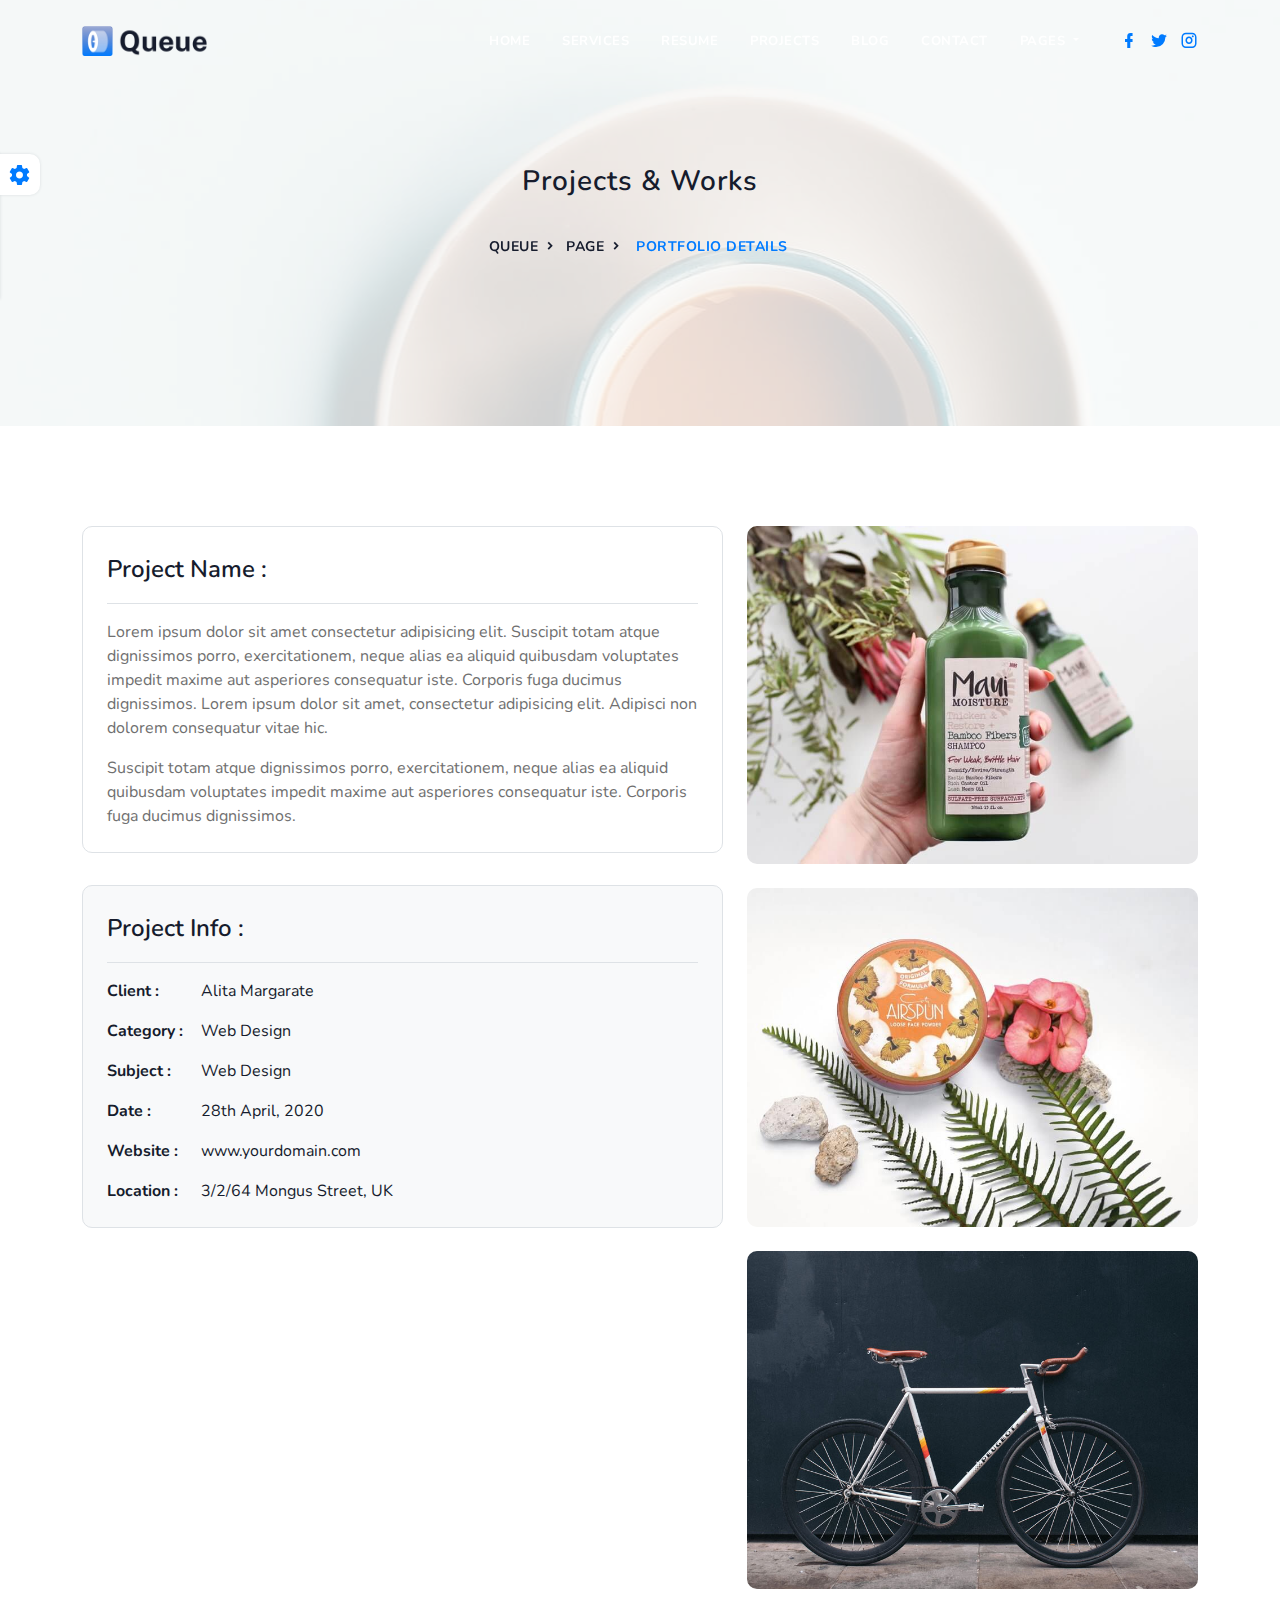
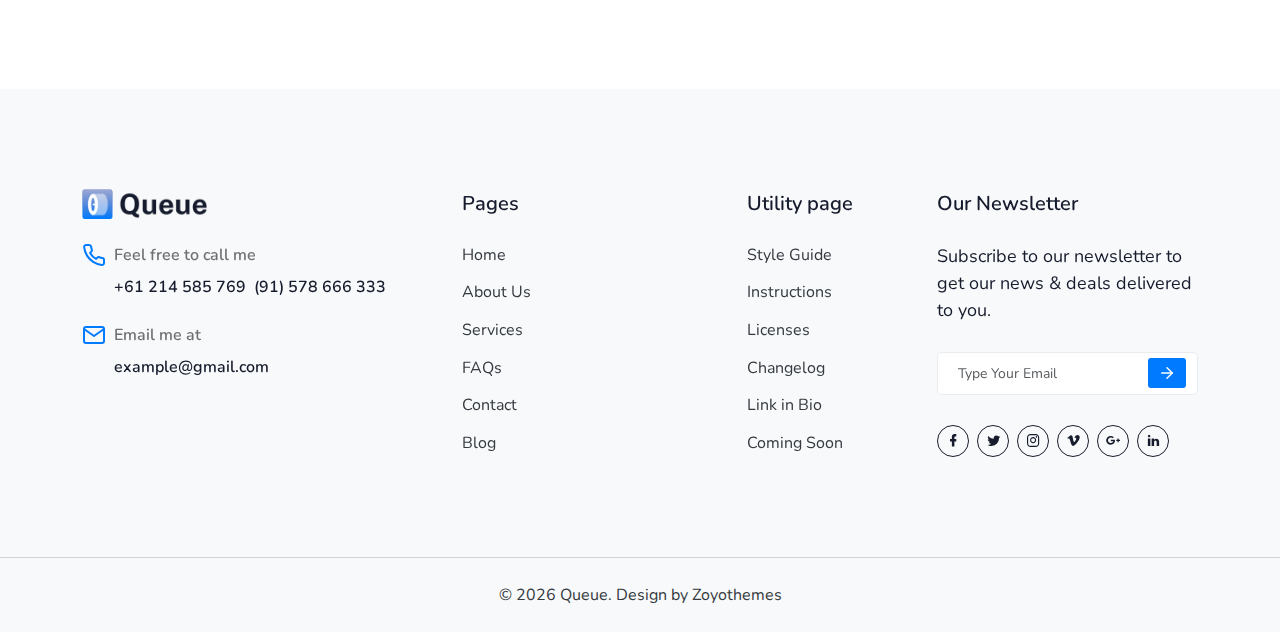
<file: page-portfolio-detail.html>
<!DOCTYPE html>
    <html lang="en">

    <head>
        <meta charset="utf-8" />
        <title>Queue - Personal Portfolio Template</title>
        <meta name="viewport" content="width=device-width, initial-scale=1.0">
        <meta name="description" content="Premium Bootstrap 4 Landing Page Template" />
        <meta name="keywords" content="bootstrap 4, premium, marketing, multipurpose" />
        <meta content="Zoyothemes" name="author" />
        <!-- favicon -->
        <link rel="shortcut icon" href="images/favicon.ico">
        <!-- Bootstrap -->
        <link href="css/bootstrap.min.css" rel="stylesheet" type="text/css" />
        <!-- Icons -->
        <link href="css/materialdesignicons.min.css" rel="stylesheet" type="text/css" />
        <!-- Main css File -->
        <link href="css/style.css" rel="stylesheet" type="text/css" id="theme-opt"/>
        <link href="css/colors/default.css" rel="stylesheet" id="color-opt">
    </head>

    <body data-bs-spy="scroll" data-bs-offset="20" data-bs-target="#navbar-navlist">
        <!-- Loader -->
        <div id="preloader">
            <div id="status">
                <div class="spinner">
                    <div class="double-bounce1"></div>
                    <div class="double-bounce2"></div>
                </div>
            </div>
        </div>
        <!-- Loader -->

        <!-- Navbar Start -->
        <nav id="navbar" class="navbar navbar-expand-lg fixed-top navbar-custom navbar-light sticky">
    		<div class="container">
                <!-- Logo container-->
                <a class='navbar-brand' href='index.html'>
                    <img src="images/logo-dark.png" class="logo-light" alt="" style="height: 30px;">
                    <img src="images/logo-dark.png" class="logo-dark" alt="" style="height: 30px;">
                </a>

                <button class="navbar-toggler" type="button" data-bs-toggle="collapse" data-bs-target="#navbarCollapse" aria-controls="navbarCollapse" aria-expanded="false" aria-label="Toggle navigation">
                    <i class="mdi mdi-menu"></i>
                </button>

                <div class="collapse navbar-collapse navigation" id="navbarCollapse">
                    <ul id="navbar-navlist" class="navbar-nav ms-auto">
                        <li class="nav-item">
                            <a class='nav-link' href='index.html#home'>Home</a>
                        </li><!--end nav item-->
                        <li class="nav-item">
                            <a class='nav-link' href='index.html#services'>Services</a>
                        </li><!--end nav item-->
                        <li class="nav-item">
                            <a class='nav-link' href='index.html#resume'>Resume</a>
                        </li><!--end nav item-->
                        <li class="nav-item">
                            <a class='nav-link' href='index.html#projects'>Projects</a>
                        </li><!--end nav item-->
                        <li class="nav-item">
                            <a class='nav-link' href='index.html#news'>Blog</a>
                        </li><!--end nav item-->
                        <li class="nav-item">
                            <a class='nav-link' href='index.html#contact'>Contact</a>
                        </li><!--end nav item-->
                        <li class="nav-item dropdown">
                            <a class="nav-link dropdown-toggle" href="page-portfolio-detail.html" id="navbarDropdown" role="button" data-bs-toggle="dropdown" aria-haspopup="true" aria-expanded="false">Pages
                            </a>
                            <div class="dropdown-menu rounded m-0" aria-labelledby="navbarDropdown">
                                <div class="container ms-0 ms-md-0">
                                    <div class="row">
                                        <div class="col-md-12">
                                            <a class='dropdown-item' href='page-blog.html'>Blog</a>
                                            <a class='dropdown-item' href='page-blog-detail.html'>Blog Detail</a>
                                            <a class='dropdown-item' href='page-portfolio.html'>Portfolio</a>
                                            <a class='dropdown-item' href='page-portfolio-detail.html'>Portfolio Detail</a>
                                        </div><!--end col-->
                                    </div><!--end row-->
                                </div><!--end container-->
                            </div>
                        </li><!--end nav item-->
                    </ul>

                    <ul class="top-right text-right list-unstyled list-inline mb-0 mt-2 mt-sm-0 nav-social">
                        <li class="list-inline-item me-2"><a href="javascript:void(0)"><i class="mdi mdi-facebook"></i></a></li>
                        <li class="list-inline-item me-2"><a href="javascript:void(0)"><i class="mdi mdi-twitter"></i></a></li>
                        <li class="list-inline-item"><a href="javascript:void(0)"><i class="mdi mdi-instagram"></i></a></li>
                    </ul>
                    
                </div> 
            </div><!--end container-->
		</nav><!--end navbar-->
        <!-- Navbar End -->

        <!-- Hero Start -->
        <section class="bg-half bg-light d-table w-100" style="background: url('images/bg-posted.jpg')center center;">
            <div class="bg-overlay bg-overlay-white"></div>
            <div class="container">
                <div class="row justify-content-center">
                    <div class="col-lg-12 text-center">
                        <div class="page-next-level">
                            <h4 class="title text-black"> Projects & Works </h4>
                            <div class="page-next">
                                <nav aria-label="breadcrumb" class="d-inline-block">
                                    <ul class="breadcrumb rounded mb-0 mt-3">
                                        <li class="breadcrumb-item"><a href='index.html'>Queue</a></li>
                                        <li class="breadcrumb-item"><a href="javascript:void(0)">Page</a></li>
                                        <li class="breadcrumb-item active" aria-current="page">Portfolio Details</li>
                                    </ul>
                                </nav>
                            </div>
                        </div>
                    </div>  <!--end col-->
                </div><!--end row-->
            </div> <!--end container-->
        </section><!--end section-->
        <!-- Hero End -->

        <!-- Blog STart -->
        <section class="section">
            <div class="container">
                <div class="row">
                    <!-- WORK START -->
                    <div class="col-lg-7 col-md-6 order-2 order-md-1 mt-4 mt-sm-0 pt-2 pt-sm-0">
                        <div class="row mr-lg-4">
                            <div class="col-lg-12">
                                <div class="work-details rounded">
                                    <h4 class="title mb-3 border-bottom pb-3">Project Name :</h4>
                                    <p class="text-muted">Lorem ipsum dolor sit amet consectetur adipisicing elit. Suscipit totam atque dignissimos porro, exercitationem, neque alias ea aliquid quibusdam voluptates impedit maxime aut asperiores consequatur iste. Corporis fuga ducimus dignissimos. Lorem ipsum dolor sit amet, consectetur adipisicing elit. Adipisci non dolorem consequatur vitae hic.</p>
                                    <p class="text-muted mb-0">Suscipit totam atque dignissimos porro, exercitationem, neque alias ea aliquid quibusdam voluptates impedit maxime aut asperiores consequatur iste. Corporis fuga ducimus dignissimos.</p>
                                </div>
                            </div><!--end col-->
                            
                            <div class="col-lg-12 mt-4 pt-2">
                                <div class="work-details bg-light rounded">
                                    <h4 class="title border-bottom pb-3 mb-3">Project Info :</h4>
                                    <ul class="list-unstyled mb-0">
                                        <li class="mt-3">
                                            <b>Client :</b>
                                            <span>Alita Margarate</span>
                                        </li>
                                        <li class="mt-3">
                                            <b>Category :</b>
                                            <span>Web Design</span>
                                        </li>
                                        <li class="mt-3">
                                            <b>Subject :</b>
                                            <span>Web Design</span>
                                        </li>
                                        <li class="mt-3">
                                            <b>Date :</b>
                                            <span>28th April, 2020</span>
                                        </li>
                                        <li class="mt-3">
                                            <b>Website :</b>
                                            <span>www.yourdomain.com</span>
                                        </li>
                                        <li class="mt-3">
                                            <b>Location :</b>
                                            <span>3/2/64 Mongus Street, UK</span>
                                        </li>
                                    </ul>                          
                                </div>
                            </div><!--end col-->
                        </div><!--end row-->
                    </div><!--end col-->

                    <div class="col-lg-5 col-md-6 order-1 order-md-2">
                        <div class="port-images sticky-sidebar">
                            <img src="images/portfolio/1.jpg" class="img-fluid mx-auto d-block rounded" alt="img">
                            <img src="images/portfolio/2.jpg" class="img-fluid mx-auto d-block rounded mt-4" alt="img">
                            <img src="images/portfolio/3.jpg" class="img-fluid mx-auto d-block rounded mt-4" alt="img">
                        </div>
                    </div><!--end col-->
                </div><!--end row-->
                
            </div><!--end container-->
        </section><!--end section-->
        <!-- Blog End -->

        <!-- Footer Start -->
        <footer class="bg-light">
            <div class="container">
                <div class="footer-section">
                    <div class="row">
                        <div class="col-lg-4 col-md-4 mb-0">
                            <div>
                                <div class="footer-brand">
                                    <img src="images/logo-dark.png" class="img-fluid" alt="" style="height: 30px;">
                                </div>
            
                                <div class="footer-meta-item d-flex gap-2 mb-4">
                                    <i data-feather="phone" class="fea icon-xl text-primary"></i>
                                    <div>
                                        <h5 class="text-muted font-16 fw-semibold mb-0 mb-2">Feel free to call me</h5>
                                        <div class="d-flex justify-content-center align-items-center gap-2">
                                            <h5 class="text-black font-16 fw-semibold mb-0">+61 214 585 769</h5>
                                            <h5 class="text-black font-16 fw-semibold mb-0">(91) 578 666 333</h5>
                                        </div>
                                    </div>
                                </div>

                                <div class="footer-meta-item d-flex gap-2">
                                    <i data-feather="mail" class="fea icon-xl text-primary"></i>
                                    <div>
                                        <h5 class="text-muted font-16 fw-semibold mb-0 mb-2">Email me at</h5>
                                        <div class="d-flex justify-content-center align-items-center gap-2">
                                            <h5 class="text-black font-16 fw-semibold mb-0">example@gmail.com</h5>
                                        </div>
                                    </div>
                                </div>    
                            </div>
                        </div>
        
                        <div class="col-lg-3 col-md-3">
                            <div>
                                <div class="footer-main">
                                    <h6 class="footer-title mb-0">Pages</h6>
                                </div>
                                <div class="footer-pages">
                                    <ul class="d-flex flex-column gap-2 list-unstyled mb-0">
                                        <li class="mt-0"><a class="menu-link" href="page-portfolio-detail.html#">Home</a></li>
                                        <li><a class="menu-link" href="page-portfolio-detail.html#">About Us</a></li>
                                        <li><a class="menu-link" href="page-portfolio-detail.html#">Services</a></li>
                                        <li><a class="menu-link" href="page-portfolio-detail.html#">FAQs</a></li>
                                        <li><a class="menu-link" href="page-portfolio-detail.html#">Contact</a></li>
                                        <li><a class="menu-link" href="page-portfolio-detail.html#">Blog</a></li>
                                    </ul>
                                </div>
                            </div>
                        </div>
        
                        <div class="col-lg-2 col-md-2">
                            <div>
                                <div class="footer-main">
                                    <h6 class="footer-title mb-0">Utility page</h6>
                                </div>
                                <div class="footer-pages">
                                    <ul class="d-flex flex-column gap-2 list-unstyled mb-0">
                                        <li class="mt-0"><a class="menu-link" href="page-portfolio-detail.html#">Style Guide</a></li>
                                        <li><a class="menu-link" href="page-portfolio-detail.html#">Instructions</a></li>
                                        <li><a class="menu-link" href="page-portfolio-detail.html#">Licenses</a></li>
                                        <li><a class="menu-link" href="page-portfolio-detail.html#">Changelog</a></li>
                                        <li><a class="menu-link" href="page-portfolio-detail.html#">Link in Bio</a></li>
                                        <li><a class="menu-link" href="page-portfolio-detail.html#">Coming Soon</a></li>
                                    </ul>
                                </div>
                            </div>
                        </div>
        
                        <div class="col-lg-3 col-md-3">
                            <div class="footer-main-section h-100 d-flex align-items-start flex-column">
                                <div class="footer-main mb-20">
                                    <h6 class="footer-title mb-0">Our Newsletter</h6>
                                </div>
    
                                <div class="footer-newsletter">
                                    <p class="mb-4 pb-1 font-18">Subscribe to our newsletter to get our news &amp; deals delivered to you.</p>
    
                                    <div class="subscribe">
                                        <form>
                                            <div class="form-group">
                                                <div class="position-relative">
                                                    <input type="email" class="form-control" id="emailId" placeholder="Type Your Email">
                                                    <button type="submit" class="d-inline-flex align-items-center justify-content-center btn btn btn-primary">
                                                        <svg xmlns="http://www.w3.org/2000/svg" width="18" height="18" viewBox="0 0 24 24" fill="none" stroke="currentColor" stroke-width="2" stroke-linecap="round" stroke-linejoin="round" class="lucide lucide-arrow-right"><path d="M5 12h14"></path><path d="m12 5 7 7-7 7"></path>
                                                        </svg>
                                                    </button>
                                                </div>
                                            </div>
                                        </form>
                                    </div>
                                </div>
    
                                <div class="footer-social mt-auto">
                                    <ul class="list-unstyled mb-0 mt-0 social-icon">
                                        <li class="list-inline-item me-1"><a href="javascript:void(0)" class="rounded-circle"><i class="mdi mdi-facebook"></i></a></li>
                                        <li class="list-inline-item me-1"><a href="javascript:void(0)" class="rounded-circle"><i class="mdi mdi-twitter"></i></a></li>
                                        <li class="list-inline-item me-1"><a href="javascript:void(0)" class="rounded-circle"><i class="mdi mdi-instagram"></i></a></li>
                                        <li class="list-inline-item me-1"><a href="javascript:void(0)" class="rounded-circle"><i class="mdi mdi-vimeo"></i></a></li>
                                        <li class="list-inline-item me-1"><a href="javascript:void(0)" class="rounded-circle"><i class="mdi mdi-google-plus"></i></a></li>
                                        <li class="list-inline-item me-1"><a href="javascript:void(0)" class="rounded-circle"><i class="mdi mdi-linkedin"></i></a></li>
                                    </ul>
                                </div>
                            </div>
                            

                        </div>
                    </div>
                </div>                
            </div>

            <div class="footer-bar">
                <div class="container">
                    <div class="container text-foot text-center">
                        <p class="mb-0 text-dark">© <script>document.write(new Date().getFullYear())</script> Queue. Design by <a href="javascript:void(0)" class="text-dark">Zoyothemes</a></p>
                    </div>
                </div>
            </div>
            
        </footer>
        <!-- Footer End -->

        <a href="javascript: void(0);" class="back-to-top btn btn-icon btn-soft-primary" id="back-to-top" onclick="topFunction()">
            <i data-feather="arrow-up" class="icons"></i>
        </a>
        <!-- Back to top -->

        <!-- Style switcher -->
        <div id="style-switcher" class="bg-light border p-3 pt-2 pb-2" onclick="toggleSwitcher()">
            <div>
                <h6 class="color-scheme-title text-center font-weight-bolder mb-2">Select your color</h6>
                <ul class="pattern text-center mb-0">
                    <li class="list-inline-item">
                        <a class="default" href="javascript: void(0);" onclick="setColor('default')"></a>
                    </li>
                    <li class="list-inline-item">
                        <a class="blue" href="javascript: void(0);" onclick="setColor('red')"></a>
                    </li>
                    <li class="list-inline-item">
                        <a class="green" href="javascript: void(0);" onclick="setColor('green')"></a>
                    </li>
                    <li class="list-inline-item">
                        <a class="mosaic-blue" href="javascript: void(0);" onclick="setColor('mosaic-blue')"></a>
                    </li>
                    <li class="list-inline-item">
                        <a class="light-yellow" href="javascript: void(0);" onclick="setColor('light-yellow')"></a>
                    </li>  
                    <li class="list-inline-item">
                        <a class="purple" href="javascript: void(0);" onclick="setColor('purple')"></a>
                    </li>            
                </ul>
                <div class="bottom">
                    <a href="javascript: void(0);" class="settings bg-white shadow d-block"><i class="mdi mdi-settings mdi-24px position-absolute mdi-spin text-primary"></i></a>
                </div>
            </div>
        </div>
        <!-- end Style switcher -->


        <!-- Javascript -->
        <script src="js/bootstrap.bundle.min.js"></script>
        
        <!-- Feather icon -->
        <script src="js/feather.min.js"></script>

        <!-- Switcher -->
        <script src="js/switcher.js"></script>

        <!-- Main Js -->
        <script src="js/app.js"></script>

    </body>
</html>
</file>
<file: css/style.css>
@import url("https://fonts.googleapis.com/css?family=Nunito:300,400,600,700&display=swap");
@import url("https://fonts.googleapis.com/css2?family=Elsie:wght@400;900&display=swap");
@import url("https://fonts.googleapis.com/css2?family=Gotu&display=swap");
body {
  font-family: "Nunito", sans-serif;
  overflow-x: hidden !important;
  font-size: 16px;
  color: #161c2d;
}

h1, h2, h3, h4, h5, h6,
.h1, .h2, .h3, .h4, .h5, .h6 {
  font-family: "Nunito", sans-serif;
  line-height: 1.5;
  font-weight: 600;
}

::-moz-selection {
  background: rgba(108, 117, 125, 0.9);
  color: #ffffff;
}

::selection {
  background: rgba(108, 117, 125, 0.9);
  color: #ffffff;
}

.pera-title {
  font-size: 16px;
}

a {
  text-decoration: none !important;
}

.bg-overlay {
  background-color: rgba(60, 72, 88, 0.7);
  position: absolute;
  top: 0;
  right: 0;
  left: 0;
  bottom: 0;
  width: 100%;
  height: 100%;
}

.yoga-bg-overlay {
  background-color: rgba(60, 72, 88, 0.7);
  position: absolute;
  top: 0;
  right: 0;
  left: 0;
  bottom: 0;
  width: 100%;
  height: 100%;
}

.bg-overlay-white {
  background-color: rgba(255, 255, 255, 0.8) !important;
}

.bg-primary-opacity {
  background-color: rgba(0, 123, 255, 0.6) !important;
}

.back-to-top {
  z-index: 99;
  position: fixed;
  bottom: 30px;
  right: 30px;
  width: 32px;
  height: 32px;
  line-height: 30px;
  display: none;
  color: #161c2d;
  background-color: #ced4da;
  transition: all 0.5s ease;
  box-shadow: 0 0 3px rgba(22, 28, 45, 0.15);
}

.back-to-top:hover {
  background-color: #007bff;
  color: #ffffff;
}

.back-to-top .icons {
  transition: all 0.5s ease;
  stroke-width: 2;
  height: 14px;
  width: 14px;
}

.btn.btn-icon {
  height: 36px;
  width: 36px;
  line-height: 34px;
  padding: 0;
}

.btn-soft-primary {
  background-color: rgba(0, 123, 255, 0.3) !important;
  border: 1px solid rgba(0, 123, 255, 0.3) !important;
}

.container-title .titles .title {
  color: #161c2d;
  font-weight: 600;
  font-size: 30px;
}
.container-title .blog-title {
  font-size: 45px;
}

.mt-70 {
  margin-top: 70px;
}

.width-max {
  max-width: 500px;
}

.font-36 {
  font-size: 36px !important;
}

.para-desc-600 {
  max-width: 600px;
}

.font-12 {
  font-size: 12px;
}

.font-14 {
  font-size: 14px;
}

.font-16 {
  font-size: 16px;
}

.font-18 {
  font-size: 18px;
}

.font-20 {
  font-size: 20px;
}

.font-22 {
  font-size: 22px;
}

.font-24 {
  font-size: 24px;
}

.font-26 {
  font-size: 26px;
}

.font-32 {
  font-size: 32px;
}

.h-100vh {
  height: 100vh;
}

.border-dark {
  border: 1px solid #ced4da !important;
}

.font-family-seconds {
  font-family: "Elsie", serif !important;
}

.font-family-third {
  font-family: "Gotu", serif !important;
}

.zThemes-layout {
  background: url(../images/bg-img.jpg) fixed repeat;
}
.zThemes-layout .zThemesbox {
  background: #ffffff;
  box-shadow: 0 0 3px rgba(60, 72, 88, 0.15);
  max-width: 1270px;
  margin: 0 auto;
}
.zThemes-layout .boxed-home {
  max-width: 1270px;
  margin: 0 auto;
}

.text-primary {
  color: #007bff !important;
}

.bg-primary {
  background-color: #007bff !important;
}

.text-secondary {
  color: #6c757d !important;
}

.bg-secondary {
  background-color: #6c757d !important;
}

.text-success {
  color: #28a745 !important;
}

.bg-success {
  background-color: #28a745 !important;
}

.text-info {
  color: #17a2b8 !important;
}

.bg-info {
  background-color: #17a2b8 !important;
}

.text-warning {
  color: #ffc107 !important;
}

.bg-warning {
  background-color: #ffc107 !important;
}

.text-danger {
  color: #dc3545 !important;
}

.bg-danger {
  background-color: #dc3545 !important;
}

.text-dark {
  color: #343a40 !important;
}

.bg-dark {
  background-color: #343a40 !important;
}

.text-muted {
  color: #707070 !important;
}

.bg-muted {
  background-color: #707070 !important;
}

.text-light {
  color: #f8f9fa !important;
}

.bg-light {
  background-color: #f8f9fa !important;
}

.text-light-muted {
  color: #8492a6 !important;
}

.bg-light-muted {
  background-color: #8492a6 !important;
}

.text-body-bg {
  color: #f5f5f5 !important;
}

.bg-body-bg {
  background-color: #f5f5f5 !important;
}

.text-black {
  color: #161c2d !important;
}

.bg-black {
  background-color: #161c2d !important;
}

.text-white {
  color: #ffffff !important;
}

.bg-white {
  background-color: #ffffff !important;
}

.section {
  padding-top: 100px;
  padding-bottom: 100px;
  position: relative;
}

.bg-light {
  background: #f6f7fa;
  opacity: 1;
}

.rounded {
  border-radius: 10px !important;
}

.rounded-top {
  border-top-left-radius: 10px !important;
  border-top-right-radius: 10px !important;
}

.fea.icon-md {
  height: 26px;
  width: 26px;
}

.fea.icon-xs {
  height: 20px;
  width: 20px;
}

.font-14 {
  font-size: 14px;
}

.font-weight-600 {
  font-weight: 600;
}

.sticky-sidebar {
  position: sticky;
  top: 80px;
}

.row > * {
  position: relative;
}

@keyframes up-down-img {
  0% {
    transform: translateY(0);
  }
  100% {
    transform: translateY(-10px); /* Adjust this value to change the distance of the up-down motion */
  }
}
.btn {
  font-weight: 600;
  border-radius: 6px;
  padding: 8px 34px;
  transition: all 0.5s;
  letter-spacing: 0.5px;
  box-shadow: none !important;
  outline: none;
  text-decoration: none;
  transition: all 0.3s;
}
.btn:focus {
  box-shadow: none !important;
}
.btn:hover {
  transform: translateY(-2px);
  transition: all 0.5s;
}
.btn.btn-lg {
  padding: 10px 22px !important;
  font-size: 18px !important;
}
.btn.btn-sm {
  padding: 8px 16px !important;
  font-size: 14px !important;
}
.btn.btn-primary {
  background-color: #007bff;
  border: 1px solid #007bff;
  color: #ffffff;
  box-shadow: 0 16px 16px -8px rgba(22, 28, 45, 0.16);
}
.btn.btn-primary:hover, .btn.btn-primary:focus, .btn.btn-primary.focus, .btn.btn-primary:active, .btn.btn-primary.active {
  background-color: #0074f0;
  border: 1px solid #0074f0;
  color: #ffffff !important;
}
.btn.btn-outline-primary {
  border: 1px solid #007bff;
  color: #007bff;
}
.btn.btn-outline-primary:hover, .btn.btn-outline-primary:focus, .btn.btn-outline-primary.focus, .btn.btn-outline-primary:active, .btn.btn-outline-primary.active {
  background-color: #007bff;
  border: 1px solid #007bff;
  box-shadow: 0 3px 10px rgba(0, 123, 255, 0.5);
  color: #ffffff;
}
.btn.btn-secondary {
  background-color: #6c757d;
  border: 1px solid #6c757d;
  color: #ffffff;
  box-shadow: 0 16px 16px -8px rgba(22, 28, 45, 0.16);
}
.btn.btn-secondary:hover, .btn.btn-secondary:focus, .btn.btn-secondary.focus, .btn.btn-secondary:active, .btn.btn-secondary.active {
  background-color: #656d75;
  border: 1px solid #656d75;
  color: #ffffff !important;
}
.btn.btn-outline-secondary {
  border: 1px solid #6c757d;
  color: #6c757d;
}
.btn.btn-outline-secondary:hover, .btn.btn-outline-secondary:focus, .btn.btn-outline-secondary.focus, .btn.btn-outline-secondary:active, .btn.btn-outline-secondary.active {
  background-color: #6c757d;
  border: 1px solid #6c757d;
  box-shadow: 0 3px 10px rgba(108, 117, 125, 0.5);
  color: #ffffff;
}
.btn.btn-success {
  background-color: #28a745;
  border: 1px solid #28a745;
  color: #ffffff;
  box-shadow: 0 16px 16px -8px rgba(22, 28, 45, 0.16);
}
.btn.btn-success:hover, .btn.btn-success:focus, .btn.btn-success.focus, .btn.btn-success:active, .btn.btn-success.active {
  background-color: #259b40;
  border: 1px solid #259b40;
  color: #ffffff !important;
}
.btn.btn-outline-success {
  border: 1px solid #28a745;
  color: #28a745;
}
.btn.btn-outline-success:hover, .btn.btn-outline-success:focus, .btn.btn-outline-success.focus, .btn.btn-outline-success:active, .btn.btn-outline-success.active {
  background-color: #28a745;
  border: 1px solid #28a745;
  box-shadow: 0 3px 10px rgba(40, 167, 69, 0.5);
  color: #ffffff;
}
.btn.btn-info {
  background-color: #17a2b8;
  border: 1px solid #17a2b8;
  color: #ffffff;
  box-shadow: 0 16px 16px -8px rgba(22, 28, 45, 0.16);
}
.btn.btn-info:hover, .btn.btn-info:focus, .btn.btn-info.focus, .btn.btn-info:active, .btn.btn-info.active {
  background-color: #1596aa;
  border: 1px solid #1596aa;
  color: #ffffff !important;
}
.btn.btn-outline-info {
  border: 1px solid #17a2b8;
  color: #17a2b8;
}
.btn.btn-outline-info:hover, .btn.btn-outline-info:focus, .btn.btn-outline-info.focus, .btn.btn-outline-info:active, .btn.btn-outline-info.active {
  background-color: #17a2b8;
  border: 1px solid #17a2b8;
  box-shadow: 0 3px 10px rgba(23, 162, 184, 0.5);
  color: #ffffff;
}
.btn.btn-warning {
  background-color: #ffc107;
  border: 1px solid #ffc107;
  color: #ffffff;
  box-shadow: 0 16px 16px -8px rgba(22, 28, 45, 0.16);
}
.btn.btn-warning:hover, .btn.btn-warning:focus, .btn.btn-warning.focus, .btn.btn-warning:active, .btn.btn-warning.active {
  background-color: #f7b900;
  border: 1px solid #f7b900;
  color: #ffffff !important;
}
.btn.btn-outline-warning {
  border: 1px solid #ffc107;
  color: #ffc107;
}
.btn.btn-outline-warning:hover, .btn.btn-outline-warning:focus, .btn.btn-outline-warning.focus, .btn.btn-outline-warning:active, .btn.btn-outline-warning.active {
  background-color: #ffc107;
  border: 1px solid #ffc107;
  box-shadow: 0 3px 10px rgba(255, 193, 7, 0.5);
  color: #ffffff;
}
.btn.btn-danger {
  background-color: #dc3545;
  border: 1px solid #dc3545;
  color: #ffffff;
  box-shadow: 0 16px 16px -8px rgba(22, 28, 45, 0.16);
}
.btn.btn-danger:hover, .btn.btn-danger:focus, .btn.btn-danger.focus, .btn.btn-danger:active, .btn.btn-danger.active {
  background-color: #da2839;
  border: 1px solid #da2839;
  color: #ffffff !important;
}
.btn.btn-outline-danger {
  border: 1px solid #dc3545;
  color: #dc3545;
}
.btn.btn-outline-danger:hover, .btn.btn-outline-danger:focus, .btn.btn-outline-danger.focus, .btn.btn-outline-danger:active, .btn.btn-outline-danger.active {
  background-color: #dc3545;
  border: 1px solid #dc3545;
  box-shadow: 0 3px 10px rgba(220, 53, 69, 0.5);
  color: #ffffff;
}
.btn.btn-dark {
  background-color: #343a40;
  border: 1px solid #343a40;
  color: #ffffff;
  box-shadow: 0 16px 16px -8px rgba(22, 28, 45, 0.16);
}
.btn.btn-dark:hover, .btn.btn-dark:focus, .btn.btn-dark.focus, .btn.btn-dark:active, .btn.btn-dark.active {
  background-color: #2d3238;
  border: 1px solid #2d3238;
  color: #ffffff !important;
}
.btn.btn-outline-dark {
  border: 1px solid #343a40;
  color: #343a40;
}
.btn.btn-outline-dark:hover, .btn.btn-outline-dark:focus, .btn.btn-outline-dark.focus, .btn.btn-outline-dark:active, .btn.btn-outline-dark.active {
  background-color: #343a40;
  border: 1px solid #343a40;
  box-shadow: 0 3px 10px rgba(52, 58, 64, 0.5);
  color: #ffffff;
}
.btn.btn-muted {
  background-color: #707070;
  border: 1px solid #707070;
  color: #ffffff;
  box-shadow: 0 16px 16px -8px rgba(22, 28, 45, 0.16);
}
.btn.btn-muted:hover, .btn.btn-muted:focus, .btn.btn-muted.focus, .btn.btn-muted:active, .btn.btn-muted.active {
  background-color: #686868;
  border: 1px solid #686868;
  color: #ffffff !important;
}
.btn.btn-outline-muted {
  border: 1px solid #707070;
  color: #707070;
}
.btn.btn-outline-muted:hover, .btn.btn-outline-muted:focus, .btn.btn-outline-muted.focus, .btn.btn-outline-muted:active, .btn.btn-outline-muted.active {
  background-color: #707070;
  border: 1px solid #707070;
  box-shadow: 0 3px 10px rgba(112, 112, 112, 0.5);
  color: #ffffff;
}
.btn.btn-light {
  background-color: #f8f9fa;
  border: 1px solid #f8f9fa;
  color: #ffffff;
  box-shadow: 0 16px 16px -8px rgba(22, 28, 45, 0.16);
}
.btn.btn-light:hover, .btn.btn-light:focus, .btn.btn-light.focus, .btn.btn-light:active, .btn.btn-light.active {
  background-color: #eff1f4;
  border: 1px solid #eff1f4;
  color: #ffffff !important;
}
.btn.btn-outline-light {
  border: 1px solid #f8f9fa;
  color: #f8f9fa;
}
.btn.btn-outline-light:hover, .btn.btn-outline-light:focus, .btn.btn-outline-light.focus, .btn.btn-outline-light:active, .btn.btn-outline-light.active {
  background-color: #f8f9fa;
  border: 1px solid #f8f9fa;
  box-shadow: 0 3px 10px rgba(248, 249, 250, 0.5);
  color: #ffffff;
}
.btn.btn-light-muted {
  background-color: #8492a6;
  border: 1px solid #8492a6;
  color: #ffffff;
  box-shadow: 0 16px 16px -8px rgba(22, 28, 45, 0.16);
}
.btn.btn-light-muted:hover, .btn.btn-light-muted:focus, .btn.btn-light-muted.focus, .btn.btn-light-muted:active, .btn.btn-light-muted.active {
  background-color: #7b8aa0;
  border: 1px solid #7b8aa0;
  color: #ffffff !important;
}
.btn.btn-outline-light-muted {
  border: 1px solid #8492a6;
  color: #8492a6;
}
.btn.btn-outline-light-muted:hover, .btn.btn-outline-light-muted:focus, .btn.btn-outline-light-muted.focus, .btn.btn-outline-light-muted:active, .btn.btn-outline-light-muted.active {
  background-color: #8492a6;
  border: 1px solid #8492a6;
  box-shadow: 0 3px 10px rgba(132, 146, 166, 0.5);
  color: #ffffff;
}
.btn.btn-body-bg {
  background-color: #f5f5f5;
  border: 1px solid #f5f5f5;
  color: #ffffff;
  box-shadow: 0 16px 16px -8px rgba(22, 28, 45, 0.16);
}
.btn.btn-body-bg:hover, .btn.btn-body-bg:focus, .btn.btn-body-bg.focus, .btn.btn-body-bg:active, .btn.btn-body-bg.active {
  background-color: #ededed;
  border: 1px solid #ededed;
  color: #ffffff !important;
}
.btn.btn-outline-body-bg {
  border: 1px solid #f5f5f5;
  color: #f5f5f5;
}
.btn.btn-outline-body-bg:hover, .btn.btn-outline-body-bg:focus, .btn.btn-outline-body-bg.focus, .btn.btn-outline-body-bg:active, .btn.btn-outline-body-bg.active {
  background-color: #f5f5f5;
  border: 1px solid #f5f5f5;
  box-shadow: 0 3px 10px rgba(245, 245, 245, 0.5);
  color: #ffffff;
}
.btn.btn-black {
  background-color: #161c2d;
  border: 1px solid #161c2d;
  color: #ffffff;
  box-shadow: 0 16px 16px -8px rgba(22, 28, 45, 0.16);
}
.btn.btn-black:hover, .btn.btn-black:focus, .btn.btn-black.focus, .btn.btn-black:active, .btn.btn-black.active {
  background-color: #111623;
  border: 1px solid #111623;
  color: #ffffff !important;
}
.btn.btn-outline-black {
  border: 1px solid #161c2d;
  color: #161c2d;
}
.btn.btn-outline-black:hover, .btn.btn-outline-black:focus, .btn.btn-outline-black.focus, .btn.btn-outline-black:active, .btn.btn-outline-black.active {
  background-color: #161c2d;
  border: 1px solid #161c2d;
  box-shadow: 0 3px 10px rgba(22, 28, 45, 0.5);
  color: #ffffff;
}
.btn.btn-white {
  background-color: #ffffff;
  border: 1px solid #ffffff;
  color: #ffffff;
  box-shadow: 0 16px 16px -8px rgba(22, 28, 45, 0.16);
}
.btn.btn-white:hover, .btn.btn-white:focus, .btn.btn-white.focus, .btn.btn-white:active, .btn.btn-white.active {
  background-color: #f7f7f7;
  border: 1px solid #f7f7f7;
  color: #ffffff !important;
}
.btn.btn-outline-white {
  border: 1px solid #ffffff;
  color: #ffffff;
}
.btn.btn-outline-white:hover, .btn.btn-outline-white:focus, .btn.btn-outline-white.focus, .btn.btn-outline-white:active, .btn.btn-outline-white.active {
  background-color: #ffffff;
  border: 1px solid #ffffff;
  box-shadow: 0 3px 10px rgba(255, 255, 255, 0.5);
  color: #ffffff;
}
.btn.btn-light {
  background-color: #f8f9fa;
  border: 1px solid #f8f9fa;
  color: #343a40 !important;
}
.btn.btn-light:hover, .btn.btn-light:focus, .btn.btn-light.focus, .btn.btn-light:active, .btn.btn-light.active {
  background-color: white;
  border: 1px solid white;
  box-shadow: 0 0 0 2px rgba(248, 249, 250, 0.08);
  color: #343a40 !important;
}
.btn.btn-outline-primary {
  border: 1px solid #007bff;
  color: #007bff;
}
.btn.btn-outline-primary:hover, .btn.btn-outline-primary:focus, .btn.btn-outline-primary.focus, .btn.btn-outline-primary:active, .btn.btn-outline-primary.active {
  background-color: #007bff;
  border: 1px solid #007bff;
  color: #ffffff !important;
}
.btn .btn-primary {
  color: #ffffff;
  background-color: #007bff;
  border: 1px solid #007bff;
  color: #ffffff !important;
  box-shadow: 0 3px 5px 0 rgba(229, 75, 75, 0.3);
}
.btn .btn-primary:hover, .btn .btn-primary:focus, .btn .btn-primary:active, .btn .btn-primary.active, .btn .btn-primary.focus,
.btn .btn-primary .open > .dropdown-toggle.btn-custom {
  outline: none;
  text-decoration: none;
  color: #ffffff;
}

#preloader {
  position: fixed;
  top: 0;
  left: 0;
  right: 0;
  bottom: 0;
  background-color: #ffffff;
  z-index: 9999999;
}
#preloader #status {
  position: absolute;
  left: 0;
  right: 0;
  top: 50%;
  transform: translateY(-50%);
}
#preloader .spinner {
  width: 40px;
  height: 40px;
  position: relative;
  margin: 100px auto;
}
#preloader .double-bounce1,
#preloader .double-bounce2 {
  width: 100%;
  height: 100%;
  border-radius: 50%;
  background-color: #007bff;
  opacity: 0.6;
  position: absolute;
  top: 0;
  left: 0;
  animation: sk-bounce 2s infinite ease-in-out;
}

#preloader #status .spinner .double-bounce2 {
  animation-delay: -1s;
}
@keyframes sk-bounce {
  0%, 100% {
    transform: scale(0);
  }
  50% {
    transform: scale(1);
  }
}
.navbar-brand .logo-dark {
  display: none;
}
.navbar-brand .logo-light {
  display: inline-block;
}

.navbar-custom {
  z-index: 999;
  padding: 20px 0px;
  background-color: transparent;
  border: 0;
  transition: all 0.5s ease;
}
.navbar-custom .navigation .nav-item.active .nav-link {
  color: #007bff;
}
.navbar-custom .navigation .nav-item .nav-link {
  color: #343a40;
  font-size: 13px;
  background-color: transparent !important;
  margin: 0 8px;
  letter-spacing: 0.5px;
  line-height: 24px;
  font-weight: 700;
  text-transform: uppercase;
  transition: all 0.5s;
  font-family: "Nunito", sans-serif;
}
.navbar-custom .navigation .nav-item .nav-link:hover, .navbar-custom .navigation .nav-item .nav-link:focus {
  color: #007bff;
}
.navbar-custom .navigation .dropdown {
  position: relative;
  transition: all 0.2s ease;
}
.navbar-custom .navigation .dropdown .dropdown-menu {
  box-shadow: 0 10px 25px rgba(60, 72, 88, 0.15);
  top: 100%;
  z-index: 1000;
  padding: 16px 0;
  list-style: none;
  min-width: 180px;
  font-weight: 500;
  border: none;
  opacity: 1;
  margin-top: 0px;
  background-color: #ffffff;
}
.navbar-custom .navigation .dropdown .dropdown-item {
  padding: 10px 10px;
  transition: all 0.2s ease;
  display: block;
  clear: both;
  font-size: 12px;
  text-transform: uppercase;
  letter-spacing: 0.04em;
  font-weight: 700;
  color: #343a40;
}
.navbar-custom .navigation .dropdown .dropdown-item:hover, .navbar-custom .navigation .dropdown .dropdown-item:focus {
  background-color: transparent;
  color: #007bff;
}
.navbar-custom .navigation .navbar-nav-link .nav-item .nav-link {
  color: #ffffff;
}
.navbar-custom .navbar-toggler {
  color: #343a40;
  font-size: 30px;
  padding: 0px;
  border: none;
}
.navbar-custom .nav-social {
  margin-left: 25px;
}
.navbar-custom .nav-social li a {
  color: #007bff !important;
  font-size: 18px;
}
.navbar-custom.nav-light .navbar-brand .logo-dark {
  display: none !important;
}
.navbar-custom.nav-light .navbar-brand .logo-light {
  display: inline-block !important;
}

.navbar-light .navigation .nav-item .nav-link {
  color: #ffffff;
}

.nav-sticky.navbar-custom {
  margin-top: 0px;
  padding: 20px 0px;
  background-color: #ffffff;
  box-shadow: 0 10px 33px rgba(0, 0, 0, 0.1);
}
.nav-sticky.navbar-custom .navigation .nav-item .nav-link {
  color: #343a40;
}
.nav-sticky.navbar-custom .navigation .nav-item .nav-link:hover, .nav-sticky.navbar-custom .navigation .nav-item .nav-link:active, .nav-sticky.navbar-custom .navigation .nav-item .nav-link:focus, .nav-sticky.navbar-custom .navigation .nav-item .nav-link.active {
  color: #007bff;
}
.nav-sticky.navbar-custom .navbar-brand .logo-dark {
  display: inline-block;
}
.nav-sticky.navbar-custom .navbar-brand .logo-light {
  display: none;
}

.navbar-custom .navbar-nav .dropdown:hover .dropdown-menu,
.navbar-custom .navbar-nav .dropdown:focus .dropdown-menu {
  display: block;
}

button:not(:disabled) {
  outline: none;
  border: 0;
}

@media (max-width: 768px) {
  .navbar-custom .container {
    width: 90%;
  }
}
@media (max-width: 991px) {
  .navbar-custom {
    background-color: #ffffff !important;
  }
  .navbar-custom .navbar-nav .nav-item .nav-link {
    color: #343a40 !important;
  }
}
@media (max-width: 1023px) {
  .navbar-custom .nav-social {
    display: none;
  }
}
.bg-half-120 {
  padding: 170px 0;
  background-size: cover;
  align-self: center;
  position: relative;
  background-position: center center;
}

.bg-full-120 {
  padding: 120px 0px;
}

.bg-half-125 {
  padding: 125px 0;
}

.title-heading {
  line-height: 26px;
}
.title-heading .heading {
  font-size: 57px;
  letter-spacing: -0.5px;
  line-height: 1.2;
}

.pb-60 {
  padding-bottom: 60px;
}

.py--50 {
  padding-top: 50px;
  padding-bottom: 50px;
}

.alert.alert-pills {
  border-radius: 30px;
  display: inline-block;
  background: #ffffff;
}

.alert {
  padding: 8px 15px;
  border-radius: 6px;
  font-size: 14px;
}

.badge.badge-pill {
  border-radius: 12px;
}

.alert.alert-pills .content {
  font-weight: 600;
}

.hero-area {
  background-size: cover;
  position: relative;
  background-position: center center;
}

.title-heading img {
  height: 200px;
  border: 5px solid #dee2e6;
}

.max-600 {
  max-width: 600px;
}

.home2-section {
  background: linear-gradient(180deg, #C0DEFE 0%, #FFFCEF 100%);
}

.title-heading .home-heading {
  background: linear-gradient(90deg, #141115, #E5C755);
  -webkit-background-clip: text;
  -webkit-text-fill-color: transparent;
  font-size: 54px;
  letter-spacing: -0.5px;
  line-height: 1.2;
}

.hero-thumb-exep {
  position: absolute;
  padding: 10px 20px;
  border: 1px solid #ffffff;
  -webkit-backdrop-filter: blur(20px);
          backdrop-filter: blur(20px);
  background-color: rgba(0, 123, 255, 0.2);
  bottom: 50%;
  right: -1rem;
  animation: up-down-img 1.7s ease-in-out infinite alternate both;
}

.hero-thumb-percentage {
  position: absolute;
  padding: 10px 20px;
  border: 1px solid #ffffff;
  -webkit-backdrop-filter: blur(20px);
          backdrop-filter: blur(20px);
  background-color: rgba(0, 123, 255, 0.2);
  bottom: 25%;
  left: -30px;
  animation: up-down-img 1.7s ease-in-out infinite alternate both;
}

.yoga-section {
  background-image: url("../images/home/yoga-01.jpg");
  background-size: cover;
  background-position: center center;
}
.yoga-section .yoga-hero {
  padding: 150px 0px 80px 0px;
}

.title-heading .yoga-maintitle {
  font-size: 54px;
  line-height: 1.3;
  font-family: "Gotu", serif !important;
}
.title-heading .yoga-subtitle {
  font-family: "Gotu", serif !important;
}

.yoga-counter-section h5 {
  font-size: 40px;
}
.yoga-counter-section p {
  font-size: 20px;
}

.shadow {
  box-shadow: 0 0 3px rgba(60, 72, 88, 0.15) !important;
}

.card .card-body {
  padding: 1.5rem;
}

.avatar.avatar-large {
  height: 140px;
  width: 140px;
}

.fea.icon-sm {
  height: 16px;
  width: 16px;
}

.public-profile {
  margin-top: -110px;
}

.experience {
  padding: 30px 0px;
  margin-top: 0px;
}

.about-details {
  border-radius: 10px;
  position: relative;
  overflow: hidden;
  box-shadow: 0 0 3px rgba(60, 72, 88, 0.15) !important;
  padding: 18px;
}

.media-body .title {
  font-weight: 600;
  font-size: 18px;
}

.bor-bottom {
  padding: 0px;
  border: 0.5px dashed #d4dae1;
}

.hospital-about-image img {
  width: 100%;
  height: auto;
}

@media (max-width: 768px) {
  .hospital-about-image img {
    max-width: 100%;
    height: auto;
  }
}
.feature-widget {
  padding: 30px 45px;
  background-color: #ffffff;
  transition: all 0.3s cubic-bezier(0.645, 0.045, 0.355, 1);
  box-shadow: 0 0 3px rgba(60, 72, 88, 0.15) !important;
}
.feature-widget .fea.icon-md {
  height: 38px;
  width: 38px;
}

.services-texts .title {
  font-size: 20px;
}

.feature-widget:hover {
  box-shadow: 0 10px 25px 10px rgba(0, 0, 0, 0.1);
}
.feature-widget:hover .services-texts .title {
  color: #161c2d;
}
.feature-widget:hover .services-icon {
  color: #007bff;
}

.services-post {
  background-color: #f6f7fa;
}
.services-post .content .services-title {
  font-weight: 600;
  font-size: 20px;
  transition: all 0.5s ease;
}
.services-post .content .services-title:hover {
  color: #007bff !important;
}
.services-post .content .services-subtitle {
  margin-bottom: 24px;
  font-size: 16px;
  transition: all 0.5s ease;
}
.services-post .content .services-subtitle:hover {
  color: #007bff !important;
}
.services-post .content .readmore {
  font-size: 16px;
  transition: all 0.5s ease;
  color: #007bff;
}
.services-post .content .readmore:hover {
  color: #007bff !important;
}

.yoga-content .yoga-title {
  font-size: 24px;
  font-weight: 600;
  transition: all 0.5s ease;
  font-family: "Gotu", serif;
}
.yoga-content .yoga-title:hover {
  color: #007bff !important;
}
.yoga-content .yoga-subtitle {
  margin-bottom: 24px;
  font-size: 15px;
  transition: all 0.5s ease;
}

.yoga-schedule-post .yoga-content .yoga-schedule-box {
  border-right: 1px solid #ced4da;
}
.yoga-schedule-post .yoga-content .yoga-schedule-box p {
  color: #343a40;
}
.yoga-schedule-post .yoga-content .yoga-schedule-box .yoga-time-text {
  font-size: 16px;
  font-weight: 500;
  color: #343a40;
  font-family: "Gotu", serif;
}
.yoga-schedule-post .yoga-content .yoga-content-text {
  font-size: 16px;
  font-weight: 500;
  font-family: "Gotu", serif;
}

.video-full .yoga-view {
  overflow: hidden;
  height: 100vh;
}
.video-full .yoga-view video {
  width: 100%;
  height: 100vh;
  -o-object-fit: cover;
     object-fit: cover;
}

.section-subscription {
  padding: 60px 100px;
  background-color: #091331;
  position: relative;
}
.section-subscription .subscription-title {
  font-size: 50px;
  line-height: 1.2em;
  font-weight: 600;
}

.section-subscription-wrap .footer-decoration-one {
  opacity: 0.6;
  position: absolute;
  inset: 20px auto auto -10px;
}
.section-subscription-wrap .footer-decoration-two {
  opacity: 0.6;
  position: absolute;
  inset: auto -70px 20px auto;
}

.follow-container {
  cursor: pointer;
}
.follow-container:hover .card-img .icons {
  opacity: 1;
}
.follow-container .card-img .icons {
  position: absolute;
  right: 0;
  left: 0;
  top: 50%;
  opacity: 0;
  z-index: 2;
  transition: all 0.5s;
  transform: translateY(-50%);
}
.follow-container .card-img .icons .work-icon {
  height: 45px;
  width: 45px;
  font-size: 20px;
  display: flex;
  justify-content: center;
  align-items: center;
  transition: 0.5s;
  background-color: #007bff !important;
}
.follow-container .card-img .icons .work-icon:hover {
  color: #ffffff !important;
}

@media (min-width: 320px) and (max-width: 1024px) {
  .yoga-schedule-post .yoga-content .yoga-schedule-box {
    border-right: none !important;
  }
}
@media (max-width: 768px) {
  .hero-area .hero-thumb-exep, .hero-thumb-percentage {
    display: none;
  }
  .section-subscription {
    padding: 30px 30px;
  }
  .section-subscription-wrap {
    display: none;
  }
}
.work-container .work-image {
  transform: scale(1.08) translateZ(0);
}
.work-container .work-image:hover {
  box-shadow: 0 0 3px rgba(60, 72, 88, 0.15);
  transform: scale(1.08) translateZ(0);
}

.filter-box {
  display: none;
}
.filter-box.show {
  display: block;
}

.work-container.work-modern {
  transition: transform 0.28s ease;
  box-shadow: -0.0625rem 0 0.625rem 0 rgba(0, 0, 0, 0.07), 0.3125rem 1.25rem 2.5rem 0 rgba(0, 0, 0, 0.04) !important;
}
.work-container.work-modern .overlay-work {
  top: 0;
  right: 0;
  bottom: 0;
  left: 0;
  opacity: 0;
  z-index: 1;
  background-color: #007bff;
  background-image: linear-gradient(#007bff 10%, #161c2d);
  position: absolute;
}
.work-container.work-modern .content {
  z-index: 1;
  bottom: 5%;
  left: 5%;
}
.work-container.work-modern .content .title:hover {
  color: #ffffff !important;
}
.work-container.work-modern .tag {
  font-size: 15px !important;
}
.work-container.work-modern .icons {
  right: 0;
  left: 0;
  top: 50%;
  transform: translateY(-50%);
  z-index: 2;
  opacity: 0;
}

.work-container.work-modern img,
.work-container.work-modern .overlay-work,
.work-container.work-modern .content,
.work-container.work-modern .client,
.work-container.work-modern .read_more,
.work-container.work-modern .icons,
.work-container.work-modern .icons .work-icon {
  transition: all 0.5s ease;
}

.work-container.work-modern .overlay-work,
.work-container.work-modern .content,
.work-container.work-modern .client,
.work-container.work-modern .read_more,
.work-container.work-modern .icons {
  position: absolute;
}

.work-container.work-modern:hover img {
  transform: scale(1.13) translateZ(0);
  backface-visibility: hidden;
  transition: transform 0.28s ease;
}

.work-container.work-modern .content,
.work-container.work-modern .client {
  opacity: 0;
}

.work-container .content .title,
.work-container.work-modern .content .title {
  font-size: 18px;
  transition: all 0.5s ease;
}

.work-container.work-modern .client,
.work-container.work-modern .read_more {
  z-index: 1;
  right: 5%;
  top: 5%;
}

.work-container.work-modern .read_more {
  height: 30px;
  width: 30px;
  line-height: 30px;
}

.work-container.work-modern .icons .work-icon {
  height: 45px;
  width: 45px;
  line-height: 45px;
}
.work-container.work-modern .icons .work-icon:hover {
  background: #ffffff !important;
  color: #007bff;
}

.work-container.work-modern:hover .overlay-work {
  opacity: 0.85;
}

.work-container.work-modern:hover .icons {
  opacity: 1;
}

.work-container.work-modern:hover .content,
.work-container.work-modern:hover .client {
  opacity: 1;
}

.work-details ul li b {
  max-width: 90px;
  width: 100%;
  display: inline-block;
}

.container-filter li a {
  font-size: 13px;
  padding: 0px 15px;
  margin: 5px 3px;
  font-weight: 700;
  letter-spacing: 0.8px;
  cursor: pointer;
  line-height: 34px;
  transition: all 0.5s ease;
}
.container-filter li a:hover, .container-filter li a.active {
  color: #007bff !important;
  border-color: #007bff !important;
}

.work-details {
  padding: 1.5rem;
  border: 1px solid #dee2e6;
}

.highlight-selected {
  position: relative;
  z-index: 1;
}

.client-review {
  padding: 30px 30px 30px 30px;
}

.avatar {
  border-radius: 50%;
  height: 3rem;
  width: 3rem;
  flex-shrink: 0;
}

.avatar.avatar-xl {
  width: 5rem;
  height: 5rem;
  box-shadow: -0.0625rem 0 0.625rem 0 rgba(0, 0, 0, 0.07), 0.3125rem 1.25rem 2.5rem 0 rgba(0, 0, 0, 0.04) !important;
}

.flickity-prev-next-button {
  padding: 0;
  background: #ffffff;
  width: 2.5rem;
  height: 2.5rem;
  display: flex;
  align-items: center;
  justify-content: center;
  box-shadow: -0.0625rem 0 0.625rem 0 rgba(0, 0, 0, 0.07), 0.3125rem 1.25rem 2.5rem 0 rgba(0, 0, 0, 0.04) !important;
}
.flickity-prev-next-button .flickity-button-icon {
  position: absolute;
  left: 27%;
  top: 29%;
  width: 17px !important;
  height: 17px !important;
}

.flickity-button:focus,
.flickity-button:active {
  outline: none;
  box-shadow: 0 0 40px rgba(95, 125, 149, 0.1);
  opacity: 1;
}

.clt-section .clt-title {
  font-size: 18px;
  font-weight: 700;
  color: #161c2d;
}

.tns-nav {
  text-align: center;
}

.slider-image img {
  -o-object-fit: cover;
     object-fit: cover;
  width: 100%;
  min-height: 420px;
  max-height: 420px;
}

.tns-nav button {
  transition: all 0.5s ease;
  background: rgba(0, 123, 255, 0.7);
  border-radius: 3px;
  width: 8px;
  height: 5px;
  margin: 5px;
}

.tns-nav button.tns-nav-active {
  background: #007bff !important;
}

.testi-button-prev-doctor {
  margin-top: 24px;
  border: 1px solid rgba(0, 0, 0, 0.1);
  border-radius: 50%;
  justify-content: center;
  align-items: center;
  width: 35px;
  height: 35px;
  transition: border-color 0.3s, background-color 0.3s;
  display: flex;
  background-color: #ffffff;
}

.testi-button-next-doctor {
  margin-top: 24px;
  border: 1px solid rgba(0, 0, 0, 0.1);
  border-radius: 50%;
  justify-content: center;
  align-items: center;
  width: 35px;
  height: 35px;
  transition: border-color 0.3s, background-color 0.3s;
  display: flex;
  background-color: #ffffff;
}

.yoga-review-slider .swiper-slide .yoga-text {
  line-height: 1.8;
  letter-spacing: 2px;
}
.yoga-review-slider .swiper-slide .yoga-small {
  font-size: 16px;
  font-weight: 600;
}

.yoga-swiper-pagination {
  width: 55%;
  display: flex;
  justify-content: center;
  margin-left: auto;
  margin-top: -30px;
}

@media (max-width: 768px) {
  .slider-image img {
    max-width: 100%;
    height: auto;
  }
}
.main-timeline:after {
  content: "";
  display: block;
  clear: both;
}

.main-timeline .timeline {
  width: 80%;
  float: left;
}
.main-timeline .timeline-content {
  color: #161c2d;
  background: #ffffff;
  padding: 15px 20px 15px 150px;
  margin: 0 0 60px;
  border-radius: 100px 0px 0px;
  display: block;
  position: relative;
  border: 1px dashed #ddd;
}
.main-timeline .timeline-content:hover {
  text-decoration: none;
}
.main-timeline .timeline-icon {
  background: rgb(240, 240, 254);
  line-height: 100px;
  text-align: center;
  height: 80px;
  width: 80px;
  line-height: 64px;
  border: 7px solid #ffffff;
  border-radius: 50%;
  position: absolute;
  bottom: -42px;
  left: 20px;
  box-shadow: 0px 0px 0px 1px #f0f0fe;
}
.main-timeline .title {
  font-size: 20px;
  text-transform: capitalize;
  margin: 0 0 5px;
}
.main-timeline .description {
  font-size: 16px;
  margin: 0;
}

.main-timeline .timeline:nth-child(even) {
  margin: -60px 0 60px;
  float: right;
}

.main-timeline .timeline:nth-child(even) .timeline-content {
  padding: 20px 170px 20px 20px;
  margin: 60px 0 0;
  border-radius: 0 0 100px 0;
}

.main-timeline .timeline:nth-child(even) .timeline-icon {
  left: auto;
  right: 20px;
  bottom: auto;
  top: -42px;
}

@media screen and (max-width: 767px) {
  .main-timeline .timeline,
  .main-timeline .timeline:nth-child(even) {
    width: 100%;
    margin: 0 0 15px;
    padding-left: 15px;
    padding-right: 15px;
  }
  .main-timeline .timeline-content,
  .main-timeline .timeline:nth-child(even) .timeline-content {
    padding: 60px 15px 15px 15px;
    margin: 40px 0 0;
    border-radius: 0 0 50px 0;
  }
  .main-timeline .timeline-icon,
  .main-timeline .timeline:nth-child(even) .timeline-icon {
    font-size: 30px;
    line-height: 60px;
    height: 80px;
    width: 80px;
    right: 15px;
    left: auto;
    top: -40px;
  }
  .skill-badge {
    top: 30%;
  }
}
@media screen and (max-width: 567px) {
  .main-timeline .title {
    font-size: 18px;
  }
}
.cta-full .container-fluid {
  max-width: 100%;
}
.cta-full .padding-less.img {
  background: scroll center no-repeat;
  background-size: cover;
  position: absolute;
  height: 100%;
}
.cta-full .cta-full-img-box {
  padding: 100px 10%;
}

.nav-pills .nav-link.active {
  background-color: #007bff;
  color: #ffffff !important;
  border-color: #007bff !important;
  box-shadow: 0 0 3px rgba(60, 72, 88, 0.15);
}
.nav-pills .nav-link {
  color: #161c2d !important;
  margin: auto 15px;
  border: 1px solid #e9ecef;
}

@media (max-width: 768px) {
  .cta-full .padding-less {
    position: relative !important;
    height: 300px !important;
  }
}
@media (max-width: 767px) {
  .cta-full .cta-full-img-box {
    padding: 60px 10%;
  }
}
.card-body .skill-icon {
  width: 80px;
  height: 80px;
  line-height: 80px;
  transition: all 0.5s ease;
}
.card-body .skill-icon img {
  width: 35px;
}

.shadow-lg {
  box-shadow: -0.0625rem 0 0.625rem 0 rgba(0, 0, 0, 0.07), 0.3125rem 1.25rem 2.5rem 0 rgba(0, 0, 0, 0.04) !important;
}

.skill-badge {
  cursor: pointer;
  padding-top: 6px;
  background-color: rgba(0, 123, 254, 0.08);
  height: 18px;
  /* position: absolute; */
  /* right: 15%; */
  /* top: 13%; */
  /* display: flex; */
  color: #007bff;
  /* align-items: center; */
  /* justify-content: center; */
  box-shadow: 0 0 20px 0 rgba(243, 246, 247, 0.05);
}

/* @media (max-width: 320px) and (min-width: 767px) {
  .skill-badge {
    position: absolute;
    right: 10px;
    top: 13px;
  }
}
@media (min-width: 767px) and (max-width: 768px) {
  .skill-badge {
    position: absolute;
    right: 87px;
    top: 13px;
  }
} */
@media (min-width: 768px) and (max-width: 992px) {
  .cta-full .padding-less.img {
    display: none;
  }
}
.education-badge {
  max-width: 300px !important;
  width: auto !important;
  height: 25px;
  display: inline-block;
  white-space: nowrap;
}

.margin-50 {
  margin-right: 50px;
}

.blog-post .content .title {
  font-weight: 600;
  font-size: 24px;
  transition: all 0.5s ease;
}
.blog-post .content .title:hover {
  color: #007bff !important;
}
.blog-post .content .blog-title {
  font-weight: 600;
  font-size: 20px;
  transition: all 0.5s ease;
}
.blog-post .content .blog-title:hover {
  color: #007bff !important;
}
.blog-post .content .blog-subtitle {
  font-size: 16px;
  transition: all 0.5s ease;
  margin-bottom: 24px;
}
.blog-post .content .blog-subtitle:hover {
  color: #007bff !important;
}
.blog-post .content .post-meta .date, .blog-post .content .readmore {
  font-size: 16px;
  transition: all 0.5s ease;
  color: #007bff;
}
.blog-post .content .post-meta .date:hover, .blog-post .content .readmore:hover {
  color: #007bff !important;
}

.owl-carousel button.owl-dot {
  background: 0 0;
  color: inherit;
  border: none;
  padding: 0 !important;
  outline: none;
}

.owl-theme .owl-dots .owl-dot span {
  transition: all 0.5s ease;
  background: rgba(0, 123, 255, 0.7);
  border-radius: 3px;
  width: 8px;
  height: 5px;
}

.owl-theme .owl-dots .owl-dot:hover span {
  background: #007bff !important;
}

.owl-theme .owl-nav.disabled + .owl-dots {
  margin-top: 15px;
}

.owl-theme .owl-dots .owl-dot.active span,
.owl-theme .owl-dots.clickable .owl-dot:hover span {
  width: 15px;
  display: inline-block;
  position: relative;
  background: #007bff !important;
}

.bg-half {
  padding: 160px 0px;
  background-size: cover;
  align-self: center;
  position: relative;
  background-position: center center;
}

.pagination .page-item .page-link {
  color: #161c2d;
  border: 1px solid #dee2e6;
  padding: 10px 15px;
  font-size: 14px;
}
.pagination .page-item .page-link:hover {
  border-color: rgba(0, 123, 255, 0.9);
  background-color: rgba(0, 123, 255, 0.9);
  color: #ffffff;
}
.pagination .page-item .page-link:focus {
  box-shadow: none;
}

.pagination .page-item:first-child .page-link {
  border-top-left-radius: 10px;
  border-bottom-left-radius: 10px;
}

.pagination .page-item:last-child .page-link {
  border-top-right-radius: 10px;
  border-bottom-right-radius: 10px;
}

.pagination .page-item.active .page-link {
  color: #ffffff;
  background: #007bff !important;
  border-color: #007bff;
  cursor: not-allowed;
}

.page-next-level .page-next {
  position: relative;
  z-index: 99;
}
.page-next-level .title {
  font-size: 28px;
  letter-spacing: 1px;
}

.breadcrumb {
  letter-spacing: 0.5px;
  padding: 8px 24px;
  display: block;
  background: none;
}
.breadcrumb .breadcrumb-item {
  text-transform: uppercase;
  font-size: 14px;
  font-weight: 700;
  padding-left: 0;
  color: #161c2d;
  display: inline-block;
}
.breadcrumb .breadcrumb-item:before {
  content: "";
}
.breadcrumb .breadcrumb-item a {
  color: #161c2d;
}
.breadcrumb .breadcrumb-item a:hover {
  color: #007bff;
}

.breadcrumb .breadcrumb-item:after {
  content: "\f142";
  font-size: 14px;
  color: #161c2d;
  font-family: "Material Design Icons";
  padding-left: 5px;
}

.breadcrumb .breadcrumb-item.active {
  color: #007bff;
}

.breadcrumb .breadcrumb-item:last-child:after {
  display: none;
}

.avatar.avatar-md-sm {
  height: 70px;
  width: 70px;
}

.form-group .icons {
  position: absolute;
  top: 36px;
  left: 18px;
}

.form-group {
  position: relative;
  width: 100%;
  margin-bottom: 30px;
}
.form-group .form-control {
  outline: none;
  box-shadow: none;
  width: 100%;
  height: 43px;
  font-size: 14px;
  color: #161c2d;
  background: #ffffff;
  border-radius: 3px;
  transition: all 0.2s ease;
  padding: 6px 20px;
}

.border {
  border: 1px solid #e9ecef !important;
}

.contact-detail .content .title {
  font-weight: 600;
}

.form-group textarea {
  height: 192px !important;
}

.error {
  margin: 8px 0px;
  display: none;
  color: #d6374a;
}

#ajaxsuccess {
  font-size: 16px;
  width: 100%;
  display: none;
  clear: both;
  margin: 8px 0px;
}

.error_message {
  padding: 10px;
  margin-bottom: 20px;
  text-align: center;
  border: 2px solid #d6374a;
  color: #d6374a;
  border-radius: 5px;
  font-size: 14px;
}

.contact-loader {
  display: none;
}

#success_page {
  text-align: center;
  margin-bottom: 50px;
}

#success_page h3 {
  color: #25b865;
}

.footer {
  padding: 60px 0;
  position: relative;
}
.footer .footer-logo {
  font-size: 30px;
  font-weight: 600;
}

.para-desc {
  max-width: 700px;
}

.list-inline-item:not(:last-child) {
  margin-right: 0px;
  margin-bottom: 0px;
}

.social-icon li a {
  color: #161c2d;
  border: 1px solid #161c2d;
  display: inline-block;
  height: 32px;
  text-align: center;
  font-size: 15px;
  width: 32px;
  line-height: 30px;
  transition: all 0.4s ease;
}
.social-icon li a:hover {
  background-color: #007bff;
  border-color: #007bff !important;
  color: #ffffff !important;
}

.footer-bar {
  border-top: 1px solid #ced4da;
  padding: 25px 0;
}

.footer-brand {
  margin-bottom: 24px;
}

.footer-main {
  margin-bottom: 24px;
}
.footer-main .footer-title {
  font-size: 20px;
}

.footer-pages ul li {
  margin-top: 0.35rem;
}
.footer-pages ul li .menu-link {
  color: #343a40;
  font-size: 16px;
  transition: all 1s;
}
.footer-pages ul li .menu-link:hover {
  color: #007bff;
  text-decoration: underline !important;
}

.footer-section {
  padding: 100px 0;
  position: relative;
}
.footer-section .subscribe .form-group .form-control {
  background-color: #ffffff;
  border: 1px solid #e9ecef;
  border-radius: 5px;
  display: flex;
  flex-wrap: wrap;
  font-size: 13px;
  line-height: 20px;
  text-align: left;
  padding: 10px 30px 10px 20px;
  transition: all 1s;
}
.footer-section .subscribe .form-group .form-control:focus {
  box-shadow: none !important;
  border: 1px solid #007bff;
}
.footer-section .subscribe button {
  color: #ffffff;
  padding: 6px 10px;
  position: absolute;
  border-radius: 3px;
  top: 6px;
  right: 12px;
  background: #007bff;
  border: 0;
}

.form-control {
  border: 1px solid #e9ecef;
  font-size: 14px !important;
  line-height: 30px;
  text-align: left;
  color: #1d1d1d !important;
}

#style-switcher {
  background: none repeat scroll 0 0 #ffffff;
  box-shadow: 0 0 3px rgba(60, 72, 88, 0.15);
  transition: all 0.4s;
  left: -170px;
  position: fixed;
  top: 17%;
  width: 170px;
  z-index: 9999;
  padding: 10px 5px;
}
#style-switcher .title {
  font-size: 16px;
}
#style-switcher .bottom {
  background: none repeat scroll 0 0 #ffffff;
}
#style-switcher .bottom a.settings {
  background: none repeat scroll 0 0 #ffffff;
  height: 41px;
  position: absolute;
  right: -41px;
  top: 0px;
  width: 40px;
  padding: 3px;
  border-radius: 0 10px 10px 0;
}
#style-switcher .bottom a.settings i {
  margin-left: 4px;
}
#style-switcher ul.pattern {
  list-style: none outside none;
  overflow: hidden;
  padding: 0;
  border-radius: 0px;
}
#style-switcher ul.pattern li a {
  cursor: pointer;
  display: block;
  height: 35px;
  width: 35px;
  border-radius: 50%;
  margin: 3px;
}
#style-switcher ul.pattern .default {
  background-color: #2d84fb;
}
#style-switcher ul.pattern .blue {
  background-color: #e54b4b;
}
#style-switcher ul.pattern .green {
  background-color: #01a479;
}
#style-switcher ul.pattern .mosaic-blue {
  background-color: #00758f;
}
#style-switcher ul.pattern .light-yellow {
  background-color: #fdd76e;
}
#style-switcher ul.pattern .purple {
  background-color: #280677;
}

@media only screen and (max-width: 320px) {
  #style-switcher {
    display: none;
  }
}/*# sourceMappingURL=style.css.map */
</file>
<file: css/colors/default.css>
.bg-primary,
.btn.btn-primary,
.btn-outline-primary:hover, 
.btn-outline-primary:focus, 
.btn-outline-primary:active, 
.btn-outline-primary.active, 
.btn-outline-primary.focus, 
.btn-outline-primary:not(:disabled):not(.disabled):active,
.badge-primary,
.nav-pills .nav-link.active,
.pagination li a:hover,
.pagination .active a,
.pagination .page-item.active .page-link,
.social-icon li a:hover,
.back-to-top:hover,
.section-title .titles .title.title-line:after, 
.section-title .titles .title.title-line:before,
.bg-modern.bg-animation-right:after,
.service-wrapper:hover:after,
.portfolioFilter li a:hover, 
.portfolioFilter li a.active,
.owl-theme .owl-controls .owl-page.active span,
.owl-theme .owl-dots .owl-dot.active span, 
.owl-theme .owl-dots.clickable .owl-dot:hover span,
.owl-theme .owl-dots .owl-dot span,
.owl-theme .owl-dots .owl-dot:hover span,
.owl-theme .owl-controls.clickable .owl-page:hover span,
.tns-nav button.tns-nav-active,
.sidebar .widget .tagcloud > a:hover {
    background-color: #007bff !important;
}
.tns-nav button {
    background: rgba(0, 123, 255, 0.7);
}

.skill-badge {
    background-color: rgba(0, 123, 254, 0.08);
}

.btn-soft-primary {
    background-color: rgba(0, 123, 255, 0.3) !important;
    border: 1px solid rgba(0, 123, 255, 0.3) !important;
}

.text-primary,
.btn-outline-primary,
.page-next-level .page-next li a:hover,
.navbar-custom .navbar-nav .nav-item .nav-link:hover, 
.navbar-custom .navbar-nav .nav-item .nav-link:active,
/* .navbar-custom .navbar-nav .nav-item .nav-link.active, */
.navbar-custom .navbar-nav .nav-item.active .nav-link,
.navbar-custom .navbar-nav .dropdown .dropdown-item:hover, 
.navbar-custom .navbar-nav .dropdown .dropdown-item:focus,
.navbar-custom .navbar-nav.navbar-nav-link .nav-item .nav-link:hover, 
.navbar-custom .navbar-nav.navbar-nav-link .nav-item .nav-link:active,
.navbar-custom .navbar-nav.navbar-nav-link.active .nav-link,
.nav-sticky.navbar-custom .navbar-nav .nav-item .nav-link:hover, 
.nav-sticky.navbar-custom .navbar-nav .nav-item .nav-link:active,
.nav-sticky.navbar-custom .navbar-nav .nav-item.active .nav-link,
.nav-sticky.navbar-custom .navbar-nav .nav-item .nav-link.active,
.navbar-custom .nav-social li a,
.interests-desc:hover .icon,
.feature-widget:hover .services-icon
.work-container.work-modern .icons .work-icon:hover
.service-wrapper:hover .content .title,
.service-wrapper:hover .big-icon .icons,
.timeline-page .timeline-item .event:hover .title,
.portfolio-box .portfolio-box-img .overlay-work .work-content .work-icon:hover,
.portfolio-box .gallary-title .title:hover,
.container-filter li a:hover, 
.container-filter li a.active,
.breadcrumb .breadcrumb-item.active,
.blog-post .content .post-meta .date:hover,
.blog-post .content .readmore:hover,
.blog-post .content .title:hover,
.blog-post .content a:hover,
.customer-testi .yoga-content .yoga-title:hover,
.customer-testi .yoga-content .a:hover,
.skill-badge,
.sidebar .widget .catagories li a:hover,
.sidebar .widget .post-recent .post-recent-content a:hover,
.comment-area .media-list .media .media-body a:hover,
.footer-pages ul li .menu-link:hover,
.services-post .content .readmore:hover,
.services-post .content .services-title:hover,
.services-post .content .a:hover, 
.services-post .content .services-subtitle:hover,
.blog-post .content .blog-title:hover,
.blog-post .content .a:hover,
.blog-post .content .blog-subtitle:hover {
    color: #007bff !important;
}

.bg-primary-opacity {
    background-color: rgba(0, 123, 255, 0.6) !important;
}

.follow-container .card-img .icons .work-icon:hover{
    background-color: #007bff !important;
}

.follow-container:hover .card-img .icons .work-icon{
    background-color: #007bff !important;
}

.swiper-pagination-bullet-active {
    background: #007bff !important;
}

.btn-primary,
.btn-outline-primary,
.btn-outline-primary:hover, 
.btn-outline-primary:focus, 
.btn-outline-primary:active, 
.btn-outline-primary.active, 
.btn-outline-primary.focus, 
.btn-outline-primary:not(:disabled):not(.disabled):active,
.nav-pills .nav-link.active,
.container-filter li a:hover, 
.container-filter li a.active,
.pagination li a:hover,
.pagination .active a,
.social-icon li a:hover,
.section-title .titles span:before, 
.section-title .titles span:after,
.owl-theme .owl-controls .owl-page span,
.footer-section .subscribe .form-group .form-control:focus {
    border-color: #007bff !important;
}

a.text-primary:hover, 
a.text-primary:focus {
    color: #0056b3 !important;
}

.work-container.work-modern .overlay-work {
    background-image: linear-gradient(#007bff 10%, #161c2d);
}

.btn-primary,
.btn-outline-primary:hover, 
.btn-outline-primary:focus, 
.btn-outline-primary:active, 
.btn-outline-primary.active, 
.btn-outline-primary.focus, 
.btn-outline-primary:not(:disabled):not(.disabled):active {
    box-shadow: 0 3px 5px 0 rgba(45, 132, 251, 0.3);
}

.btn-primary:hover, 
.btn-primary:focus, 
.btn-primary:active, 
.btn-primary.active, 
.btn-primary.focus {
    background-color: #0056b3 !important;
    border-color: #0056b3 !important;
}
</file>
